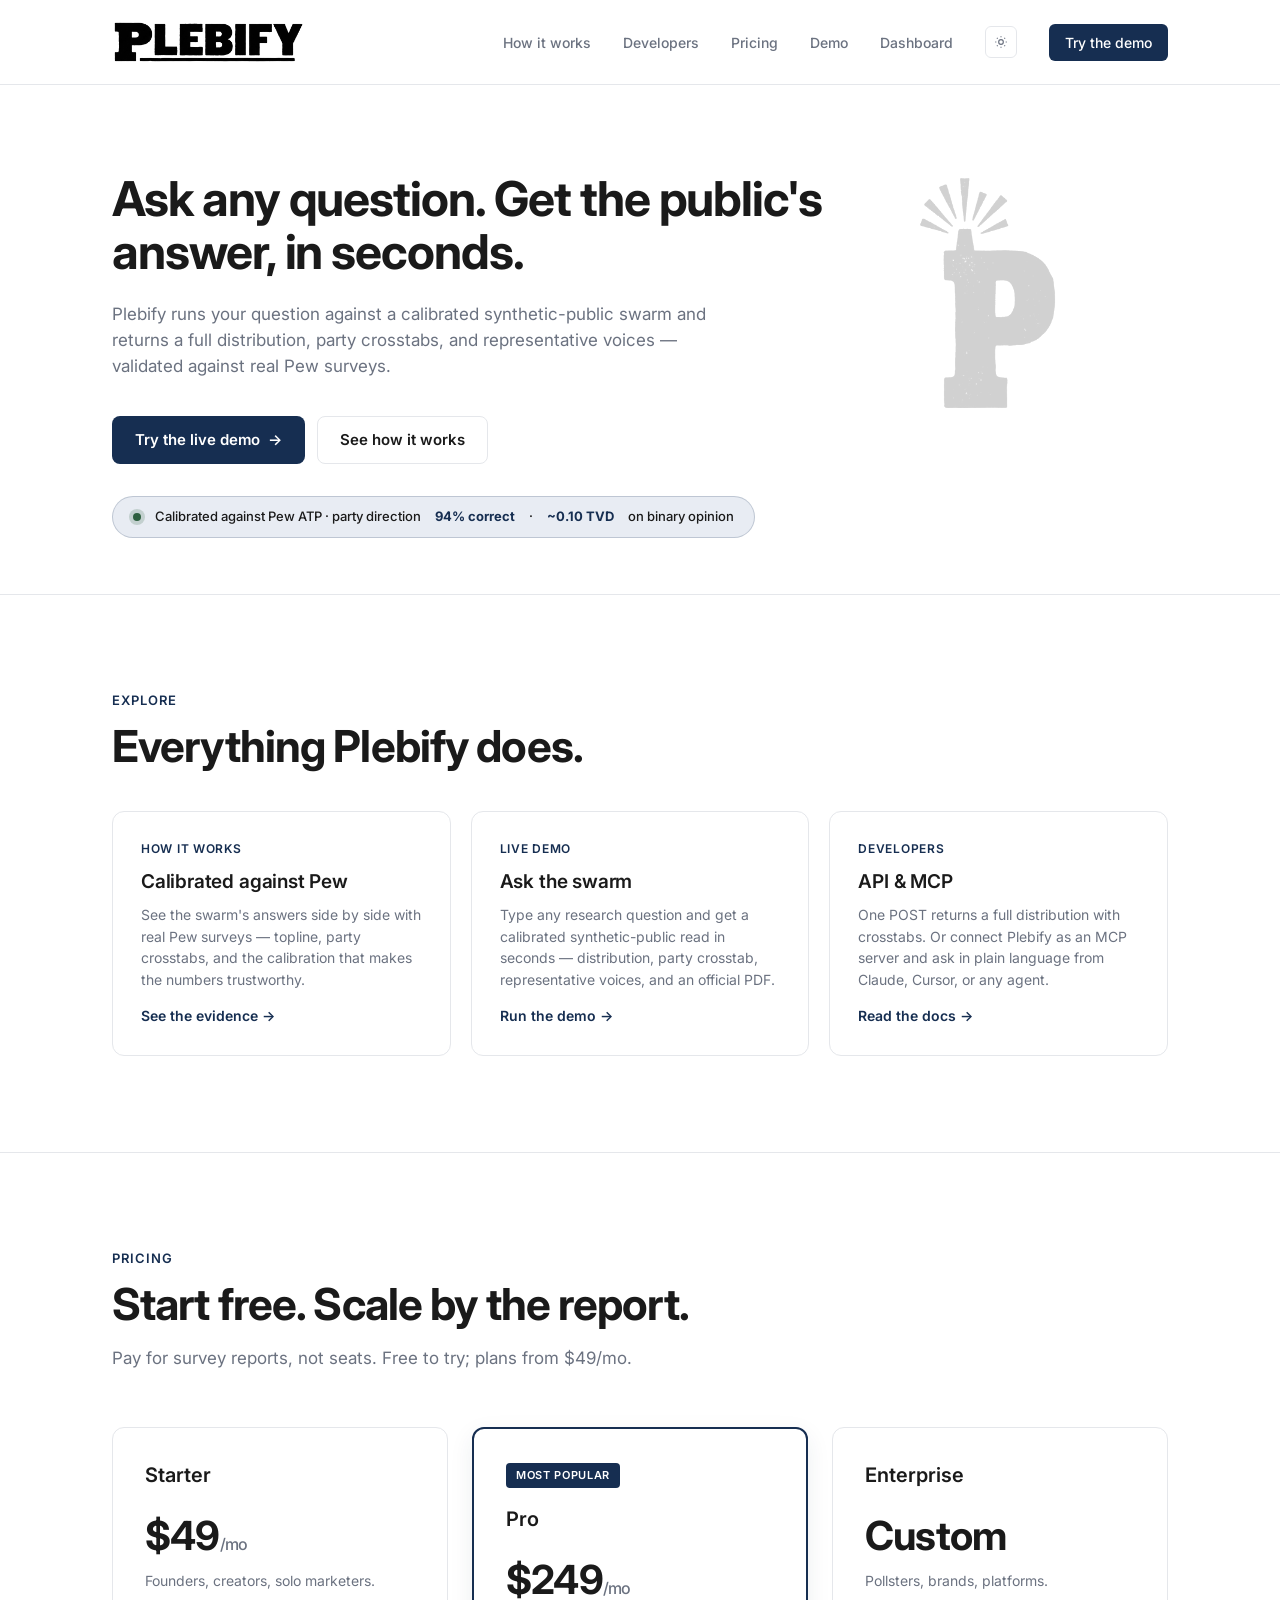
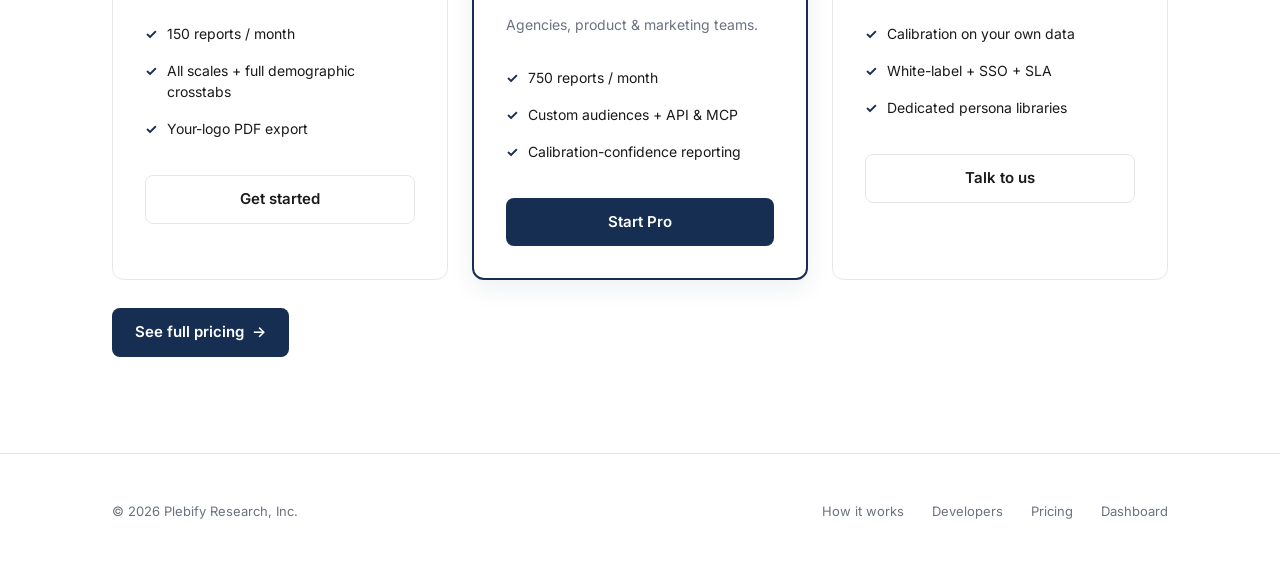
<file: index.html>
<!doctype html>
<html lang="en">
<head>
<meta charset="utf-8">
<meta name="viewport" content="width=device-width,initial-scale=1">
<title>Plebify — synthetic opinion surveys, calibrated against Pew</title>
<meta name="description" content="Ask a research question and get a calibrated synthetic-public read from a persona swarm — distribution, party crosstabs, and representative voices. Validated against real Pew surveys.">
<link rel="icon" type="image/png" sizes="32x32" href="assets/plebify_p_icon_32.png">
<link rel="icon" type="image/png" sizes="16x16" href="assets/plebify_p_icon_16.png">
<link rel="apple-touch-icon" sizes="180x180" href="assets/apple-touch-icon.png">
<meta property="og:type" content="website">
<meta property="og:site_name" content="Plebify">
<meta property="og:title" content="Plebify — synthetic opinion surveys, calibrated against Pew">
<meta property="og:description" content="Ask a research question and get a calibrated synthetic-public read from a persona swarm — distribution, party crosstabs, and representative voices. Validated against real Pew surveys.">
<meta property="og:url" content="https://agiprolabs.github.io/plebify-demo/">
<meta property="og:image" content="https://agiprolabs.github.io/plebify-demo/assets/og_image.png">
<meta property="og:image:width" content="1200">
<meta property="og:image:height" content="630">
<meta name="twitter:card" content="summary_large_image">
<meta name="twitter:title" content="Plebify — synthetic opinion surveys, calibrated against Pew">
<meta name="twitter:description" content="Ask a research question and get a calibrated synthetic-public read from a persona swarm — distribution, party crosstabs, and representative voices. Validated against real Pew surveys.">
<meta name="twitter:image" content="https://agiprolabs.github.io/plebify-demo/assets/og_image.png">
<link rel="preconnect" href="https://fonts.googleapis.com">
<link rel="preconnect" href="https://fonts.gstatic.com" crossorigin>
<link href="https://fonts.googleapis.com/css2?family=Inter:wght@400;500;600;700&family=JetBrains+Mono:wght@400;500&display=swap" rel="stylesheet">
<link rel="stylesheet" href="assets/site.css">
</head>
<body>
<nav>
  <div class="nav-inner">
    <a href="index.html" class="logo" aria-label="Plebify">
      <img class="logo-light" src="assets/plebify_wordmark_v2.png" alt="Plebify">
      <img class="logo-dark" src="assets/plebify_wordmark_v2_dark.png" alt="Plebify">
    </a>
    <div class="nav-links">
      <a href="how-it-works.html" data-k="how">How it works</a>
      <a href="developers.html" data-k="dev">Developers</a>
      <a href="pricing.html" data-k="pricing">Pricing</a>
      <a href="demo.html" data-k="demo">Demo</a>
      <a href="dashboard.html" data-k="dash">Dashboard</a>
      <button class="theme-toggle" onclick="toggleTheme()" aria-label="Toggle theme"><svg width="14" height="14" viewBox="0 0 24 24" fill="none" stroke="currentColor" stroke-width="2"><circle cx="12" cy="12" r="4"/><path d="M12 2v2M12 20v2M4.93 4.93l1.41 1.41M17.66 17.66l1.41 1.41M2 12h2M20 12h2M4.93 19.07l1.41-1.41M17.66 6.34l1.41-1.41"/></svg></button>
      <a href="demo.html" class="nav-cta">Try the demo</a>
    </div>
  </div>
</nav>
<header class="hero">
  <div class="container">
    <img class="p-mark hero-p-mark" src="assets/plebify_p_icon.png" alt="">
    <h1>Ask any question. Get the public's answer, in seconds.</h1>
    <p class="sub">
      Plebify runs your question against a calibrated synthetic-public swarm and returns a full
      distribution, party crosstabs, and representative voices &mdash; validated against real Pew surveys.
    </p>
    <div class="ctas">
      <a href="demo.html" class="btn btn-primary">Try the live demo <span class="arrow">&rarr;</span></a>
      <a href="how-it-works.html" class="btn btn-ghost">See how it works</a>
    </div>
    <div class="badge">
      <span class="badge-dot" aria-hidden="true"></span>
      Calibrated against Pew ATP &middot; party direction <strong>94% correct</strong> &middot; <strong>~0.10 TVD</strong> on binary opinion
    </div>
  </div>
</header>
<section class="section">
  <div class="container">
    <div class="eyebrow">Explore</div>
    <h2 style="margin-bottom:40px;">Everything Plebify does.</h2>
    <div class="cards">
      <a class="card" href="how-it-works.html">
        <div class="eyebrow">How it works</div>
        <h3>Calibrated against Pew</h3>
        <p>See the swarm's answers side by side with real Pew surveys &mdash; topline, party crosstabs, and the calibration that makes the numbers trustworthy.</p>
        <span class="go">See the evidence &rarr;</span>
      </a>
      <a class="card" href="demo.html">
        <div class="eyebrow">Live demo</div>
        <h3>Ask the swarm</h3>
        <p>Type any research question and get a calibrated synthetic-public read in seconds &mdash; distribution, party crosstab, representative voices, and an official PDF.</p>
        <span class="go">Run the demo &rarr;</span>
      </a>
      <a class="card" href="developers.html">
        <div class="eyebrow">Developers</div>
        <h3>API &amp; MCP</h3>
        <p>One POST returns a full distribution with crosstabs. Or connect Plebify as an MCP server and ask in plain language from Claude, Cursor, or any agent.</p>
        <span class="go">Read the docs &rarr;</span>
      </a>
    </div>
  </div>
</section>
<section class="section">
  <div class="container">
    <div class="eyebrow">Pricing</div>
    <h2 style="margin-bottom:16px;">Start free. Scale by the report.</h2>
    <p class="lead">Pay for survey reports, not seats. Free to try; plans from $49/mo.</p>
    <div class="pricing-grid">
      <div class="price-card"><h3>Starter</h3><div class="price">$49<small>/mo</small></div><div class="price-sub">Founders, creators, solo marketers.</div><ul class="price-features"><li>150 reports / month</li><li>All scales + full demographic crosstabs</li><li>Your-logo PDF export</li></ul><a href="demo.html" class="btn btn-ghost">Get started</a></div>
      <div class="price-card featured"><span class="price-tag">Most popular</span><h3>Pro</h3><div class="price">$249<small>/mo</small></div><div class="price-sub">Agencies, product &amp; marketing teams.</div><ul class="price-features"><li>750 reports / month</li><li>Custom audiences + API &amp; MCP</li><li>Calibration-confidence reporting</li></ul><a href="pricing.html" class="btn btn-primary">Start Pro</a></div>
      <div class="price-card"><h3>Enterprise</h3><div class="price">Custom</div><div class="price-sub">Pollsters, brands, platforms.</div><ul class="price-features"><li>Calibration on your own data</li><li>White-label + SSO + SLA</li><li>Dedicated persona libraries</li></ul><a href="pricing.html" class="btn btn-ghost">Talk to us</a></div>
    </div>
    <div style="margin-top:28px;"><a href="pricing.html" class="btn btn-primary">See full pricing <span class="arrow">&rarr;</span></a></div>
  </div>
</section>
<footer>
  <div class="container">
    <div>© 2026 Plebify Research, Inc.</div>
    <div>
      <a href="how-it-works.html">How it works</a>
      <a href="developers.html">Developers</a>
      <a href="pricing.html">Pricing</a>
      <a href="dashboard.html">Dashboard</a>
    </div>
  </div>
</footer>

<script src="assets/site.js"></script>

</body>
</html>
</file>
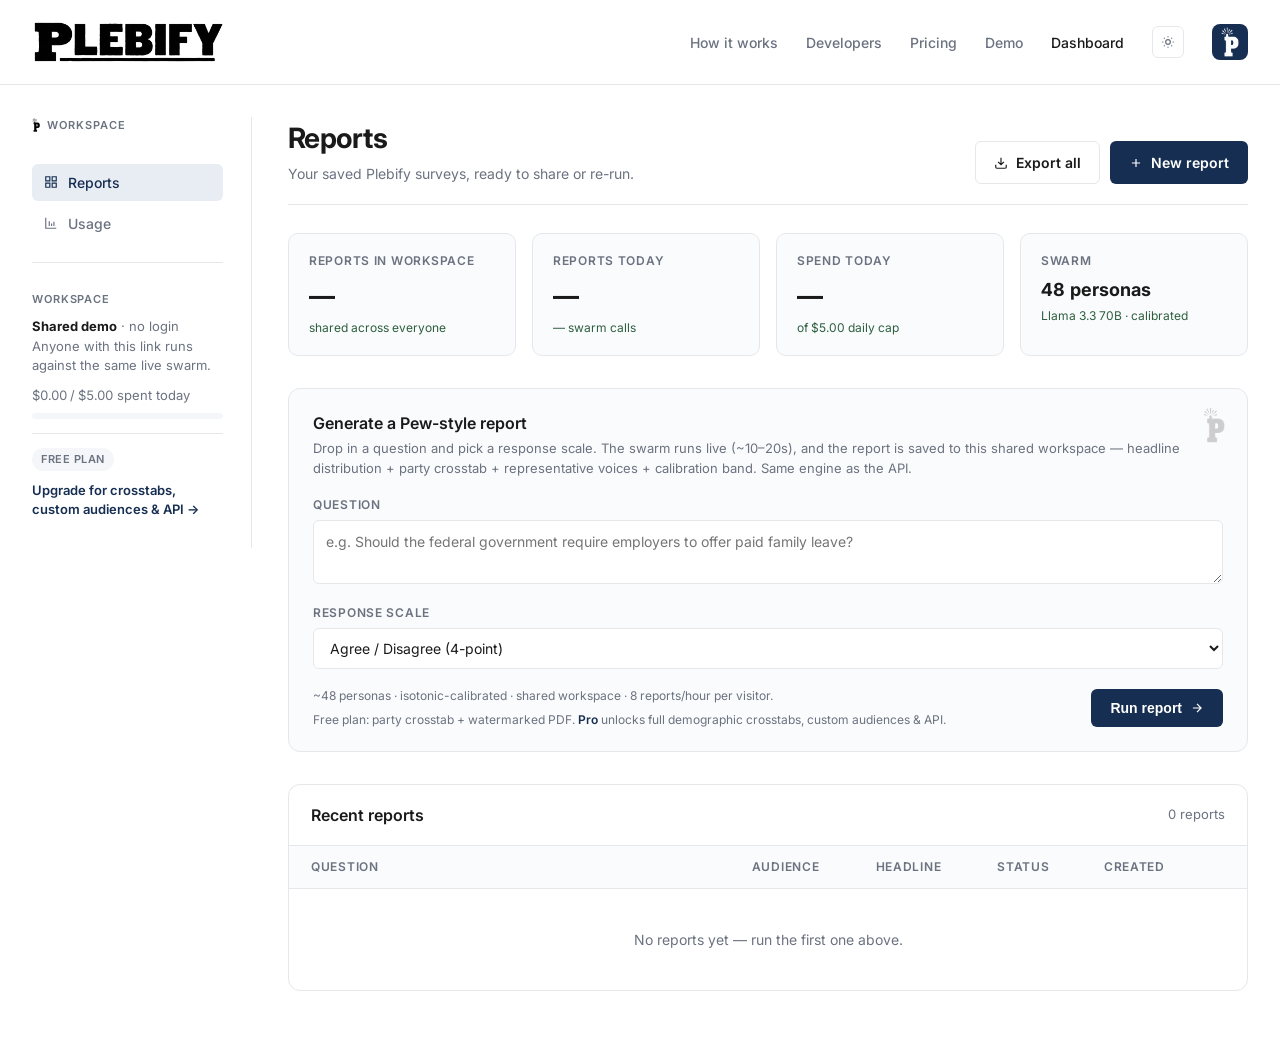
<file: dashboard.html>
<!doctype html>
<html lang="en">
<head>
<meta charset="utf-8">
<meta name="viewport" content="width=device-width,initial-scale=1">
<title>Dashboard — Plebify</title>
<meta name="description" content="Plebify shared demo workspace: run on-demand Pew-style swarm surveys and browse everyone's saved reports.">
<link rel="icon" type="image/png" sizes="32x32" href="assets/plebify_p_icon_32.png">
<link rel="icon" type="image/png" sizes="16x16" href="assets/plebify_p_icon_16.png">
<link rel="icon" type="image/png" sizes="128x128" href="assets/plebify_p_icon_128.png">
<link rel="apple-touch-icon" sizes="180x180" href="assets/apple-touch-icon.png">
<!-- Open Graph / social share (WhatsApp, iMessage, Slack, X, FB) -->
<meta property="og:type" content="website">
<meta property="og:site_name" content="Plebify">
<meta property="og:title" content="Plebify — shared swarm workspace">
<meta property="og:description" content="Run on-demand Pew-style swarm surveys and browse the shared report workspace. 48-persona Llama 3.3 70B, calibrated against real Pew surveys.">
<meta property="og:url" content="https://agiprolabs.github.io/plebify-demo/dashboard.html">
<meta property="og:image" content="https://agiprolabs.github.io/plebify-demo/assets/og_image.png">
<meta property="og:image:secure_url" content="https://agiprolabs.github.io/plebify-demo/assets/og_image.png">
<meta property="og:image:type" content="image/png">
<meta property="og:image:width" content="1200">
<meta property="og:image:height" content="630">
<meta property="og:image:alt" content="Plebify">
<meta name="twitter:card" content="summary_large_image">
<meta name="twitter:title" content="Plebify — shared swarm workspace">
<meta name="twitter:description" content="Run on-demand Pew-style swarm surveys and browse the shared report workspace.">
<meta name="twitter:image" content="https://agiprolabs.github.io/plebify-demo/assets/og_image.png">
<link rel="shortcut icon" href="assets/favicon.ico">
<link rel="preconnect" href="https://fonts.googleapis.com">
<link rel="preconnect" href="https://fonts.gstatic.com" crossorigin>
<link href="https://fonts.googleapis.com/css2?family=Inter:wght@400;500;600;700&family=JetBrains+Mono:wght@400;500&display=swap" rel="stylesheet">
<style>
  :root {
    --bg: #ffffff;
    --surface: #fafbfc;
    --surface-2: #f4f6fa;
    --text: #1a1a1a;
    --muted: #6b7280;
    --border: #e5e7eb;
    --accent: #162e51;
    --accent-hover: #1e3d6f;
    --accent-soft: #e8ecf3;
    --code-bg: #0f1626;
    --code-text: #e8ebf0;
    --success: #2d5f3f;
    --warn: #b45309;
    --danger: #b91c1c;
  }
  [data-theme="dark"] {
    --bg: #0a0e1a;
    --surface: #131826;
    --surface-2: #0f1422;
    --text: #e8ebf0;
    --muted: #8b95a8;
    --border: #1f2937;
    --accent: #4d7bc7;
    --accent-hover: #6595dc;
    --accent-soft: #1a2540;
    --code-bg: #050810;
  }
  * { box-sizing: border-box; margin: 0; padding: 0; }
  body {
    font-family: 'Inter', -apple-system, BlinkMacSystemFont, sans-serif;
    background: var(--bg); color: var(--text); line-height: 1.5;
    -webkit-font-smoothing: antialiased;
    transition: background 0.2s ease, color 0.2s ease;
  }
  code, pre { font-family: 'JetBrains Mono', 'Fira Code', Menlo, monospace; }
  a { color: var(--accent); text-decoration: none; }
  a:hover { text-decoration: underline; }

  /* nav (mirror homepage) */
  nav {
    position: sticky; top: 0; z-index: 100;
    background: rgba(255,255,255,0.85); backdrop-filter: blur(12px);
    border-bottom: 1px solid var(--border);
    padding: 20px 0;
  }
  [data-theme="dark"] nav { background: rgba(10,14,26,0.85); }
  .nav-inner {
    max-width: 1280px; margin: 0 auto; padding: 0 32px;
    display: flex; align-items: center; justify-content: space-between;
  }
  .logo { display: inline-flex; align-items: center; text-decoration: none; color: var(--text); }
  .logo img { height: 44px; width: auto; display: block; }
  .logo .logo-light { display: block; }
  .logo .logo-dark { display: none; }
  [data-theme="dark"] .logo .logo-light { display: none; }
  [data-theme="dark"] .logo .logo-dark { display: block; }
  .nav-links { display: flex; gap: 28px; align-items: center; }
  .nav-links a {
    color: var(--muted); text-decoration: none; font-size: 14px; font-weight: 500;
  }
  .nav-links a:hover { color: var(--text); }
  .nav-links a.active { color: var(--text); }
  .theme-toggle {
    background: none; border: 1px solid var(--border); border-radius: 6px;
    width: 32px; height: 32px; cursor: pointer; color: var(--muted);
    display: inline-flex; align-items: center; justify-content: center;
  }
  .avatar {
    width: 36px; height: 36px; border-radius: 8px;
    background: var(--accent); color: white;
    display: inline-flex; align-items: center; justify-content: center;
    font-weight: 600; font-size: 13px;
    overflow: hidden;
  }
  .avatar img { height: 30px; width: auto; display: block; }

  /* layout: sidebar + main */
  .shell {
    max-width: 1280px; margin: 0 auto; padding: 32px;
    display: grid; grid-template-columns: 220px 1fr; gap: 36px;
  }
  aside.side {
    position: sticky; top: 100px; align-self: start;
    border-right: 1px solid var(--border);
    padding-right: 28px;
    min-height: 400px;
  }
  .side-section { margin-bottom: 28px; }
  .side-label {
    text-transform: uppercase; font-size: 11px; letter-spacing: 0.08em;
    color: var(--muted); margin-bottom: 10px; font-weight: 600;
  }
  .side-nav { display: flex; flex-direction: column; gap: 4px; }
  .side-nav a {
    display: flex; align-items: center; gap: 10px;
    padding: 8px 12px; border-radius: 6px;
    color: var(--muted); text-decoration: none;
    font-size: 14px; font-weight: 500;
  }
  .side-nav a:hover { background: var(--surface); color: var(--text); }
  .side-nav a.active { background: var(--accent-soft); color: var(--accent); }
  [data-theme="dark"] .side-nav a.active { color: var(--text); }

  /* page header */
  .page-head {
    display: flex; justify-content: space-between; align-items: flex-end;
    gap: 16px; margin-bottom: 28px;
    border-bottom: 1px solid var(--border); padding-bottom: 20px;
  }
  .page-head h1 {
    font-size: 28px; font-weight: 700; letter-spacing: -0.02em;
  }
  .page-head .sub { color: var(--muted); font-size: 14px; margin-top: 4px; }

  .btn {
    display: inline-flex; align-items: center; gap: 8px;
    padding: 10px 18px; border-radius: 6px;
    font-weight: 600; font-size: 14px; cursor: pointer;
    border: 1px solid transparent; transition: all 0.15s;
    text-decoration: none;
  }
  .btn-primary { background: var(--accent); color: white; }
  .btn-primary:hover { background: var(--accent-hover); }
  .btn-ghost {
    background: transparent; color: var(--text);
    border-color: var(--border);
  }
  .btn-ghost:hover { border-color: var(--accent); color: var(--accent); }
  .btn-small { padding: 6px 12px; font-size: 13px; }

  /* stat strip */
  .stats {
    display: grid; grid-template-columns: repeat(4, 1fr); gap: 16px;
    margin-bottom: 32px;
  }
  .stat {
    border: 1px solid var(--border); border-radius: 10px;
    padding: 18px 20px; background: var(--surface);
  }
  .stat .label {
    color: var(--muted); font-size: 12px; font-weight: 600;
    text-transform: uppercase; letter-spacing: 0.06em;
  }
  .stat .value {
    font-size: 26px; font-weight: 700; margin-top: 6px;
    font-feature-settings: 'tnum';
  }
  .stat .delta {
    font-size: 12px; color: var(--success); margin-top: 4px;
  }
  .stat .delta.neg { color: var(--danger); }

  /* report table */
  .panel {
    border: 1px solid var(--border); border-radius: 12px;
    background: var(--bg); overflow: hidden;
    margin-bottom: 28px;
  }
  .panel-head {
    padding: 18px 22px;
    border-bottom: 1px solid var(--border);
    display: flex; justify-content: space-between; align-items: center;
  }
  .panel-head h2 { font-size: 16px; font-weight: 600; }
  .panel-head .meta { color: var(--muted); font-size: 13px; }
  .panel-body { padding: 0; }
  table {
    width: 100%; border-collapse: collapse;
  }
  thead th {
    text-align: left; padding: 12px 22px; color: var(--muted);
    font-weight: 600; font-size: 12px; text-transform: uppercase;
    letter-spacing: 0.06em; background: var(--surface);
    border-bottom: 1px solid var(--border);
  }
  tbody td {
    padding: 16px 22px; border-bottom: 1px solid var(--border);
    font-size: 14px; vertical-align: top;
  }
  tbody tr:last-child td { border-bottom: none; }
  tbody tr { transition: background 0.1s; }
  tbody tr:hover { background: var(--surface); }
  .qcell .question {
    font-weight: 600; color: var(--text); margin-bottom: 4px;
    max-width: 460px; overflow: hidden; text-overflow: ellipsis;
    white-space: nowrap;
  }
  .qcell .meta-line {
    font-size: 12px; color: var(--muted);
  }
  .pill {
    display: inline-block; padding: 2px 9px;
    border-radius: 4px; font-size: 11px; font-weight: 600;
    background: var(--accent-soft); color: var(--accent);
    text-transform: uppercase; letter-spacing: 0.04em;
  }
  [data-theme="dark"] .pill { color: var(--text); }
  .pill.success { background: #d1fadf; color: #065f46; }
  .pill.warn { background: #fef3c7; color: #92400e; }
  .pill.muted { background: var(--surface-2); color: var(--muted); }
  [data-theme="dark"] .pill.success { background: #064e3b; color: #a7f3d0; }
  [data-theme="dark"] .pill.warn   { background: #422006; color: #fde68a; }

  /* mini bar (distribution preview inline) */
  .dist {
    display: inline-flex; height: 8px; width: 110px;
    border-radius: 3px; overflow: hidden; vertical-align: middle;
    background: var(--surface-2); margin-right: 8px;
  }
  .dist span { display: block; height: 100%; }
  .dist .a { background: var(--accent); }
  .dist .b { background: #cbd5e1; }
  [data-theme="dark"] .dist .b { background: #475569; }
  .dist-label {
    display: inline-block; font-size: 12px; color: var(--muted);
    font-feature-settings: 'tnum'; vertical-align: middle;
  }

  /* compose card (Generate Report) */
  .compose {
    border: 1px solid var(--border); border-radius: 12px;
    padding: 22px 24px; background: var(--surface);
    margin-bottom: 32px;
  }
  .compose h2 {
    font-size: 16px; font-weight: 600; margin-bottom: 4px;
  }
  .compose .desc {
    color: var(--muted); font-size: 13px; margin-bottom: 18px;
  }
  .form-row { display: grid; gap: 14px; }
  .form-row.two { grid-template-columns: 1fr 1fr; }
  .form-row.three { grid-template-columns: 1.4fr 1fr 1fr; }
  label {
    display: block; font-size: 12px; color: var(--muted);
    text-transform: uppercase; letter-spacing: 0.06em;
    font-weight: 600; margin-bottom: 6px;
  }
  input[type=text], select, textarea {
    width: 100%; padding: 10px 12px; border-radius: 6px;
    border: 1px solid var(--border); background: var(--bg);
    color: var(--text); font-family: inherit; font-size: 14px;
    transition: border-color 0.15s;
  }
  input[type=text]:focus, select:focus, textarea:focus {
    outline: none; border-color: var(--accent);
  }
  textarea { resize: vertical; min-height: 64px; line-height: 1.5; }
  .form-actions {
    display: flex; justify-content: space-between; align-items: center;
    margin-top: 18px;
  }
  .form-hint { color: var(--muted); font-size: 12px; }
  .form-hint code {
    background: var(--accent-soft); padding: 1px 5px; border-radius: 3px;
  }

  /* report-detail modal-ish drawer (toggled by JS) */
  .drawer-backdrop {
    display: none; position: fixed; inset: 0;
    background: rgba(0,0,0,0.4); z-index: 200;
  }
  .drawer {
    display: none; position: fixed; top: 0; right: 0; bottom: 0;
    width: min(640px, 90vw); background: var(--bg);
    border-left: 1px solid var(--border); z-index: 201;
    overflow-y: auto;
  }
  .drawer-head {
    padding: 22px 28px; border-bottom: 1px solid var(--border);
    display: flex; justify-content: space-between; align-items: flex-start;
    position: sticky; top: 0; background: var(--bg); z-index: 1;
  }
  .drawer-head h3 { font-size: 18px; font-weight: 700; margin-bottom: 6px; max-width: 520px; }
  .drawer-head .x {
    background: none; border: none; cursor: pointer;
    color: var(--muted); font-size: 22px; padding: 4px 8px;
  }
  .drawer-body { padding: 24px 28px; }
  .drawer-section { margin-bottom: 28px; }
  .drawer-section h4 {
    font-size: 12px; text-transform: uppercase; letter-spacing: 0.06em;
    color: var(--muted); margin-bottom: 12px; font-weight: 600;
  }

  /* distribution bars in detail */
  .bigbar { margin-bottom: 10px; }
  .bigbar .row { display: flex; justify-content: space-between; font-size: 13px; margin-bottom: 4px; }
  .bigbar .bar {
    height: 10px; background: var(--surface-2); border-radius: 4px; overflow: hidden;
  }
  .bigbar .bar .fill { height: 100%; background: var(--accent); border-radius: 4px; }

  .quote {
    border-left: 3px solid var(--accent); padding: 10px 14px;
    background: var(--surface); border-radius: 0 6px 6px 0;
    margin-bottom: 12px; font-size: 13px;
  }
  .quote .who { color: var(--muted); font-size: 12px; margin-bottom: 4px; }

  .download-row {
    display: flex; gap: 10px; flex-wrap: wrap;
  }

  /* empty state for new accounts */
  .empty {
    text-align: center; padding: 56px 24px;
    color: var(--muted);
  }
  .empty h3 { color: var(--text); margin-bottom: 8px; font-size: 18px; }

  /* workspace section routing */
  .workspace-section { display: none; }
  .workspace-section.active { display: block; }

  /* Plebify P-mark — extracted P icon used as a brand accent.
     The PNG ships as black-on-transparent; we invert for dark bg / dark theme. */
  .p-mark { display: inline-block; vertical-align: middle; }
  [data-theme="dark"] .p-mark { filter: invert(1); }
  .p-mark-white { filter: invert(1) !important; }
  @keyframes p-pulse {
    0%, 100% { opacity: 0.55; transform: scale(1); }
    50%      { opacity: 1.0;  transform: scale(1.08); }
  }
  .p-mark-pulse { animation: p-pulse 1.6s ease-in-out infinite; }

  /* mono code-ish spans */
  .mono { font-family: 'JetBrains Mono', monospace; font-size: 13px; }
  .mono-muted { color: var(--muted); }
  .tag {
    display: inline-block; padding: 1px 7px; border-radius: 3px;
    font-size: 11px; font-weight: 600; background: var(--accent-soft);
    color: var(--accent); text-transform: none; letter-spacing: 0;
  }
  [data-theme="dark"] .tag { color: var(--text); }
  .dot { display: inline-block; width: 8px; height: 8px; border-radius: 50%; vertical-align: middle; margin-right: 6px; }
  .dot-green  { background: #16a34a; box-shadow: 0 0 0 3px rgba(22,163,74,0.18); }
  .dot-red    { background: #dc2626; }
  .dot-gray   { background: #9ca3af; }
  .dot-yellow { background: #ca8a04; }

  /* action cluster */
  .actions-inline a {
    margin-right: 12px; font-size: 13px;
  }
  .actions-inline a.danger { color: var(--danger); }

  /* audience cards */
  .aud-grid {
    display: grid; grid-template-columns: repeat(2, 1fr); gap: 14px;
  }
  .aud-card {
    border: 1px solid var(--border); border-radius: 10px;
    padding: 18px 20px; background: var(--bg);
    transition: border-color 0.15s;
    cursor: pointer;
  }
  .aud-card:hover { border-color: var(--accent); }
  .aud-card .name { font-weight: 600; font-size: 15px; margin-bottom: 4px; }
  .aud-card .desc { color: var(--muted); font-size: 13px; margin-bottom: 12px; line-height: 1.5; }
  .aud-card .row {
    display: flex; justify-content: space-between;
    font-size: 12px; color: var(--muted);
    padding-top: 10px; border-top: 1px solid var(--border);
  }
  .aud-card .row strong { color: var(--text); font-feature-settings: 'tnum'; }
  .aud-card.builtin { background: var(--surface); }
  .aud-card .badge-row { display: flex; gap: 6px; margin-bottom: 10px; }

  /* MCP client rows */
  .mcp-tool {
    display: flex; justify-content: space-between; align-items: center;
    padding: 12px 18px; border-bottom: 1px solid var(--border);
    font-size: 14px;
  }
  .mcp-tool:last-child { border-bottom: none; }
  .mcp-tool .name { font-family: 'JetBrains Mono', monospace; font-weight: 600; }
  .mcp-tool .meta { color: var(--muted); font-size: 12px; font-feature-settings: 'tnum'; }

  /* usage chart (CSS bars) */
  .chart {
    display: flex; align-items: flex-end; gap: 4px;
    height: 160px; padding: 10px 0;
  }
  .chart .bar {
    flex: 1; background: var(--accent-soft);
    min-height: 4px; border-radius: 3px 3px 0 0;
    position: relative;
  }
  .chart .bar.today { background: var(--accent); }
  .chart .bar:hover::after {
    content: attr(data-label);
    position: absolute; bottom: 100%; left: 50%;
    transform: translateX(-50%); white-space: nowrap;
    background: var(--code-bg); color: var(--code-text);
    padding: 3px 8px; border-radius: 4px; font-size: 11px;
    margin-bottom: 4px;
  }
  .chart-axis {
    display: flex; justify-content: space-between;
    font-size: 11px; color: var(--muted); margin-top: 4px;
  }
  /* stacked endpoint bar */
  .stack-row { margin-bottom: 14px; }
  .stack-row .top {
    display: flex; justify-content: space-between; font-size: 13px;
    margin-bottom: 5px;
  }
  .stack-row .bar {
    height: 8px; background: var(--surface-2); border-radius: 4px;
    overflow: hidden;
  }
  .stack-row .bar .fill { height: 100%; background: var(--accent); border-radius: 4px; }

  /* settings form */
  .settings-grid {
    display: grid; gap: 16px;
    grid-template-columns: 200px 1fr;
    align-items: start;
  }
  .settings-grid .key {
    font-weight: 600; font-size: 14px; padding-top: 10px;
    color: var(--text);
  }
  .settings-grid .key .hint {
    font-weight: 400; font-size: 12px; color: var(--muted);
    margin-top: 3px;
  }
  .settings-grid .val { font-size: 14px; color: var(--muted); }
  .settings-grid .val input,
  .settings-grid .val select {
    max-width: 380px;
  }

  /* check/toggle list */
  .check-list { display: flex; flex-direction: column; gap: 10px; }
  .check-list label {
    display: flex; align-items: center; gap: 10px;
    font-size: 14px; font-weight: 500; color: var(--text);
    text-transform: none; letter-spacing: 0;
    margin: 0; cursor: pointer;
  }
  .check-list label .sub {
    display: block; color: var(--muted); font-size: 12px;
    font-weight: 400; margin-top: 1px;
  }
  .check-list input[type=checkbox] { width: 16px; height: 16px; accent-color: var(--accent); }

  /* danger zone */
  .danger-zone {
    border: 1px solid var(--danger); border-radius: 10px;
    padding: 18px 22px; background: var(--bg);
  }
  .danger-zone h3 { color: var(--danger); font-size: 14px; margin-bottom: 4px; }
  .btn-danger {
    background: transparent; color: var(--danger);
    border: 1px solid var(--danger);
  }
  .btn-danger:hover { background: var(--danger); color: white; }

  /* team avatar list */
  .team-row {
    display: flex; align-items: center; gap: 14px;
    padding: 12px 0; border-bottom: 1px solid var(--border);
  }
  .team-row:last-child { border-bottom: none; }
  .team-row .avatar-sm {
    width: 32px; height: 32px; border-radius: 50%;
    background: var(--accent-soft); color: var(--accent);
    display: inline-flex; align-items: center; justify-content: center;
    font-weight: 600; font-size: 13px;
  }
  [data-theme="dark"] .team-row .avatar-sm { color: var(--text); }
  .team-row .name { font-weight: 600; font-size: 14px; }
  .team-row .email { color: var(--muted); font-size: 13px; }

  /* MCP log */
  .log-table { font-size: 12px; }
  .log-table td { padding: 8px 16px; }
  .log-table .ts { color: var(--muted); font-family: 'JetBrains Mono', monospace; }
  .log-table .ok { color: var(--success); font-weight: 600; }
  .log-table .err { color: var(--danger); font-weight: 600; }

  /* split header (h2 + meta right) */
  .panel-head h2 .count {
    color: var(--muted); font-weight: 500; margin-left: 8px;
    font-size: 13px;
  }

  @media (max-width: 920px) {
    .shell { grid-template-columns: 1fr; }
    aside.side { position: static; border-right: none; border-bottom: 1px solid var(--border); padding-right: 0; padding-bottom: 20px; }
    .stats { grid-template-columns: repeat(2, 1fr); }
    .form-row.two, .form-row.three { grid-template-columns: 1fr; }
    .aud-grid { grid-template-columns: 1fr; }
    .settings-grid { grid-template-columns: 1fr; }
  }
</style>
</head>
<body>

<nav>
  <div class="nav-inner">
    <a href="index.html" class="logo" aria-label="Plebify">
      <img class="logo-light" src="assets/plebify_wordmark_v2.png" alt="Plebify">
      <img class="logo-dark" src="assets/plebify_wordmark_v2_dark.png" alt="Plebify">
    </a>
    <div class="nav-links">
      <a href="how-it-works.html">How it works</a>
      <a href="developers.html">Developers</a>
      <a href="pricing.html">Pricing</a>
      <a href="demo.html">Demo</a>
      <a href="dashboard.html" class="active">Dashboard</a>
      <button class="theme-toggle" onclick="toggleTheme()" aria-label="Toggle theme">
        <svg width="14" height="14" viewBox="0 0 24 24" fill="none" stroke="currentColor" stroke-width="2"><circle cx="12" cy="12" r="4"/><path d="M12 2v2M12 20v2M4.93 4.93l1.41 1.41M17.66 17.66l1.41 1.41M2 12h2M20 12h2M4.93 19.07l1.41-1.41M17.66 6.34l1.41-1.41"/></svg>
      </button>
      <div class="avatar" title="Plebify shared demo">
        <img class="p-mark p-mark-white" src="assets/plebify_p_icon.png" alt="P">
      </div>
    </div>
  </div>
</nav>

<div class="shell">

  <aside class="side">
    <div class="side-section">
      <div class="side-label">
        <img class="p-mark" src="assets/plebify_p_icon.png" alt="" style="height: 14px; margin-right: 7px; margin-top: -2px;">Workspace
      </div>
      <nav class="side-nav">
        <a href="#reports" data-route="reports">
          <svg width="14" height="14" viewBox="0 0 24 24" fill="none" stroke="currentColor" stroke-width="2"><path d="M3 3h7v7H3zM14 3h7v7h-7zM14 14h7v7h-7zM3 14h7v7H3z"/></svg>
          Reports
        </a>
        <a href="#usage" data-route="usage">
          <svg width="14" height="14" viewBox="0 0 24 24" fill="none" stroke="currentColor" stroke-width="2"><path d="M3 3v18h18M9 17V9M13 17v-4M17 17v-7"/></svg>
          Usage
        </a>
      </nav>
    </div>
    <div class="side-section">
      <div class="side-label">Workspace</div>
      <div style="font-size:13px; color:var(--muted);">
        <strong style="color:var(--text);">Shared demo</strong> &middot; no login<br>
        Anyone with this link runs against the same live swarm.
        <div style="margin-top:10px;">
          <span id="side-spend" style="font-feature-settings:'tnum'">$0.00 / $5.00</span> spent today
          <div style="height:6px; background:var(--surface-2); border-radius:3px; margin-top:8px; overflow:hidden;">
            <div id="side-spend-bar" style="height:100%; width:0%; background:var(--accent);"></div>
          </div>
        </div>
        <div style="margin-top:14px; padding-top:14px; border-top:1px solid var(--border);">
          <span style="display:inline-block; background:var(--surface-2); color:var(--muted); font-size:11px; font-weight:600; text-transform:uppercase; letter-spacing:0.05em; padding:3px 9px; border-radius:999px;">Free plan</span>
          <a href="pricing.html" style="display:block; margin-top:10px; font-size:13px; color:var(--accent); font-weight:600;">Upgrade for crosstabs, custom audiences &amp; API &rarr;</a>
        </div>
      </div>
    </div>
  </aside>

  <main class="main">

  <!-- ============================ REPORTS ============================ -->
  <section class="workspace-section" id="ws-reports">
    <div class="page-head">
      <div>
        <h1>Reports</h1>
        <div class="sub">Your saved Plebify surveys, ready to share or re-run.</div>
      </div>
      <div style="display:flex; gap:10px;">
        <a href="#" class="btn btn-ghost">
          <svg width="14" height="14" viewBox="0 0 24 24" fill="none" stroke="currentColor" stroke-width="2"><path d="M21 15v4a2 2 0 0 1-2 2H5a2 2 0 0 1-2-2v-4M7 10l5 5 5-5M12 15V3"/></svg>
          Export all
        </a>
        <a href="#compose" class="btn btn-primary">
          <svg width="14" height="14" viewBox="0 0 24 24" fill="none" stroke="currentColor" stroke-width="2"><path d="M12 5v14M5 12h14"/></svg>
          New report
        </a>
      </div>
    </div>

    <!-- Quick stats (live) -->
    <div class="stats">
      <div class="stat">
        <div class="label">Reports in workspace</div>
        <div class="value" id="st-reports">—</div>
        <div class="delta">shared across everyone</div>
      </div>
      <div class="stat">
        <div class="label">Reports today</div>
        <div class="value" id="st-today">—</div>
        <div class="delta" id="st-calls">— swarm calls</div>
      </div>
      <div class="stat">
        <div class="label">Spend today</div>
        <div class="value" id="st-spend">—</div>
        <div class="delta">of $5.00 daily cap</div>
      </div>
      <div class="stat">
        <div class="label">Swarm</div>
        <div class="value" style="font-size:18px;">48 personas</div>
        <div class="delta">Llama 3.3 70B · calibrated</div>
      </div>
    </div>

    <!-- Generate Report card -->
    <div class="compose" id="compose" style="position: relative;">
      <img class="p-mark" src="assets/plebify_p_icon.png" alt=""
           style="position: absolute; top: 18px; right: 22px; height: 36px; opacity: 0.18; pointer-events: none;">
      <h2>Generate a Pew-style report</h2>
      <p class="desc">
        Drop in a question and pick a response scale. The swarm runs live (~10&ndash;20s), and the report is
        saved to this shared workspace &mdash; headline distribution + party crosstab + representative voices +
        calibration band. Same engine as the API.
      </p>

      <div class="form-row">
        <div>
          <label for="q">Question</label>
          <textarea id="q" maxlength="300" placeholder="e.g. Should the federal government require employers to offer paid family leave?"></textarea>
        </div>
      </div>

      <div class="form-row" style="margin-top:14px;">
        <div>
          <label for="scale">Response scale</label>
          <select id="scale">
            <option value="agree">Agree / Disagree (4-point)</option>
            <option value="support">Support / Oppose (4-point)</option>
            <option value="important">Importance (4-point)</option>
            <option value="concern">Concern (4-point)</option>
            <option value="yesno">Yes / No</option>
          </select>
        </div>
      </div>

      <div class="form-actions">
        <div class="form-hint" id="compose-hint">
          ~48 personas &middot; isotonic-calibrated &middot; shared workspace &middot; 8 reports/hour per visitor.
          <span style="display:block; margin-top:6px; color:var(--muted);">Free plan: party crosstab + watermarked PDF. <a href="pricing.html" style="font-weight:600;">Pro</a> unlocks full demographic crosstabs, custom audiences &amp; API.</span>
        </div>
        <button class="btn btn-primary" id="run-report" onclick="runReport()">
          <span id="run-report-label">Run report</span>
          <svg width="14" height="14" viewBox="0 0 24 24" fill="none" stroke="currentColor" stroke-width="2"><path d="M5 12h14M12 5l7 7-7 7"/></svg>
        </button>
      </div>
    </div>

    <!-- Reports table -->
    <div class="panel">
      <div class="panel-head">
        <h2>Recent reports</h2>
        <span class="meta" id="reports-meta">loading…</span>
      </div>
      <div class="panel-body">
        <table>
          <thead>
            <tr>
              <th style="width: 46%;">Question</th>
              <th>Audience</th>
              <th>Headline</th>
              <th>Status</th>
              <th>Created</th>
              <th></th>
            </tr>
          </thead>
          <tbody id="reports-body">
            <!-- populated by JS -->
          </tbody>
        </table>
      </div>
    </div>
  </section>
  <!-- ============================ /REPORTS ============================ -->







  <!-- ============================ USAGE ============================ -->
  <section class="workspace-section" id="ws-usage">
    <div class="page-head">
      <div>
        <h1>Usage</h1>
        <div class="sub">Live activity for the shared demo workspace. Spend resets daily at 00:00 UTC.</div>
      </div>
    </div>

    <div class="stats">
      <div class="stat"><div class="label">Reports today</div><div class="value" id="u-today">—</div><div class="delta" id="u-calls">— swarm calls</div></div>
      <div class="stat"><div class="label">Spend today</div><div class="value" id="u-spend">—</div><div class="delta">of $5.00 daily cap</div></div>
      <div class="stat"><div class="label">Reports in workspace</div><div class="value" id="u-total">—</div><div class="delta">all-time, shared</div></div>
      <div class="stat"><div class="label">Cost / report</div><div class="value">~$0.003</div><div class="delta">48 calls · Llama 3.3 70B</div></div>
    </div>

    <div class="panel">
      <div class="panel-head"><h2>Reports per day <span class="count">last 30 days</span></h2></div>
      <div class="panel-body" style="padding: 18px 22px;">
        <div class="chart" id="usage-chart"><!-- populated by JS --></div>
      </div>
    </div>

    <div class="panel">
      <div class="panel-head"><h2>How the demo is capped</h2></div>
      <div class="panel-body" style="padding: 20px 22px; font-size:14px; color:var(--muted); line-height:1.6;">
        This is a public, shared workspace &mdash; no accounts, no keys. Every report runs the same 48-persona
        swarm (Llama&nbsp;3.3&nbsp;70B via OpenRouter) and is stored for everyone to see. To keep it free we cap it:
        <strong style="color:var(--text);">$5/day total spend</strong> (a hard stop) and
        <strong style="color:var(--text);">8 reports/hour per visitor</strong>. When the daily cap is hit, new
        reports pause until 00:00&nbsp;UTC.
      </div>
    </div>
  </section>
  <!-- ============================ /USAGE ============================ -->



  </main>
</div>

<!-- Report detail drawer -->
<div class="drawer-backdrop" id="backdrop" onclick="closeDrawer()"></div>
<aside class="drawer" id="drawer" aria-hidden="true">
  <div class="drawer-head">
    <div>
      <h3 id="d-question">&hellip;</h3>
      <div style="color:var(--muted); font-size:13px;" id="d-meta">&hellip;</div>
    </div>
    <button class="x" onclick="closeDrawer()" aria-label="Close">&times;</button>
  </div>
  <div class="drawer-body">

    <div class="drawer-section">
      <h4>Headline distribution</h4>
      <div id="d-dist"></div>
    </div>

    <div class="drawer-section">
      <h4>Party crosstab</h4>
      <div id="d-party"></div>
    </div>

    <div class="drawer-section">
      <h4>Representative quotes</h4>
      <div id="d-quotes"></div>
    </div>

    <div class="drawer-section">
      <h4>Calibration</h4>
      <div id="d-cal" style="font-size:13px; color:var(--muted);"></div>
    </div>

    <div class="drawer-section">
      <h4>Export</h4>
      <div class="download-row">
        <button class="btn btn-primary btn-small" onclick="downloadPDF(this)">Download PDF</button>
        <button class="btn btn-ghost btn-small" onclick="downloadJSON()">Download JSON</button>
        <button class="btn btn-ghost btn-small" onclick="copyShare()">Copy summary</button>
      </div>
    </div>

  </div>
</aside>

<script>
  // ===== theme persistence (shared with index.html) =====
  function applyTheme(t) {
    if (t === 'dark') document.documentElement.setAttribute('data-theme', 'dark');
    else document.documentElement.removeAttribute('data-theme');
    localStorage.setItem('plebify-theme', t);
  }
  function toggleTheme() {
    const cur = document.documentElement.getAttribute('data-theme') === 'dark' ? 'dark' : 'light';
    applyTheme(cur === 'dark' ? 'light' : 'dark');
  }
  applyTheme(localStorage.getItem('plebify-theme') || (window.matchMedia && window.matchMedia('(prefers-color-scheme: dark)').matches ? 'dark' : 'light'));

  // ===== live shared workspace (no accounts, anyone can use) =====
  const SWARM_API = 'https://plebify-swarm-api.onrender.com';
  let reports = [];
  let usage = null;

  function esc(s){ return (s||'').replace(/[&<>"]/g, c=>({'&':'&amp;','<':'&lt;','>':'&gt;','"':'&quot;'}[c])); }
  function fmtUSD(v){ return '$' + (v||0).toFixed(2); }

  function tvdPill(c) {
    if (!c) return '<span class="pill muted">—</span>';
    if (c.confidence === 'high') return '<span class="pill success">high</span>';
    if (c.confidence === 'medium') return '<span class="pill warn">medium</span>';
    return '<span class="pill muted">'+c.confidence+'</span>';
  }
  function inlineDist(headline) {
    const entries = Object.entries(headline || {});
    if (!entries.length) return '<span class="pill muted">—</span>';
    entries.sort((a, b) => b[1] - a[1]);
    const top = entries[0], a = Math.round(top[1] * 100);
    return '<div class="dist"><span class="a" style="width:'+a+'%"></span><span class="b" style="width:'+(100-a)+'%"></span></div>'
         + '<span class="dist-label"><strong>'+a+'%</strong> '+esc(top[0])+'</span>';
  }
  function ago(iso) {
    if (!iso) return '';
    const t = Date.parse(iso.replace(' UTC','Z').replace(' ','T'));
    if (isNaN(t)) return iso;
    const s = (Date.now() - t) / 1000;
    if (s < 90) return 'just now';
    if (s < 3600) return Math.round(s/60) + 'm ago';
    if (s < 86400) return Math.round(s/3600) + 'h ago';
    return Math.round(s/86400) + 'd ago';
  }

  function renderStats() {
    const set = (id, v) => { const el = document.getElementById(id); if (el) el.textContent = v; };
    if (!usage) return;
    set('st-reports', usage.reports_total);
    set('st-today', usage.reports_today);
    set('st-calls', usage.calls_today + ' swarm calls');
    set('st-spend', fmtUSD(usage.spent_usd));
    set('u-today', usage.reports_today);
    set('u-calls', usage.calls_today + ' swarm calls');
    set('u-spend', fmtUSD(usage.spent_usd));
    set('u-total', usage.reports_total);
    set('side-spend', fmtUSD(usage.spent_usd) + ' / ' + fmtUSD(usage.cap_usd));
    const bar = document.getElementById('side-spend-bar');
    if (bar) bar.style.width = Math.min(100, (usage.spent_usd / usage.cap_usd) * 100) + '%';
  }

  function renderTable() {
    const body = document.getElementById('reports-body');
    const meta = document.getElementById('reports-meta');
    if (!body) return;
    if (!reports.length) {
      body.innerHTML = '<tr><td colspan="6" style="padding:40px 22px; text-align:center; color:var(--muted);">No reports yet — run the first one above.</td></tr>';
      if (meta) meta.textContent = '0 reports';
      return;
    }
    if (meta) meta.textContent = reports.length + ' report' + (reports.length===1?'':'s') + ' · shared workspace';
    body.innerHTML = reports.map((r, i) => `
      <tr onclick="openDrawer(${i})" style="cursor:pointer;">
        <td class="qcell">
          <div class="question" title="${esc(r.question)}">${esc(r.question)}</div>
          <div class="meta-line">${r.id} · ${esc((r.options||[]).join(' / '))}</div>
        </td>
        <td>Census-weighted</td>
        <td>${inlineDist(r.headline)}</td>
        <td>${tvdPill(r.calibration)}</td>
        <td style="color:var(--muted); font-size:13px;">${ago(r.created)}</td>
        <td><a href="#" onclick="event.stopPropagation(); openDrawer(${i}); return false;" style="font-size:13px;">Open →</a></td>
      </tr>`).join('');
  }

  async function loadReports() {
    try {
      const r = await fetch(SWARM_API + '/reports');
      const d = await r.json();
      reports = d.reports || [];
      usage = d.usage || null;
    } catch (e) { /* leave as-is; backend may be waking */ }
    renderStats(); renderTable();
    if ((location.hash.slice(1).split('?')[0]) === 'usage') { const el = document.getElementById('usage-chart'); if (el) el.dataset.rendered = ''; renderUsageChart(); }
  }

  function sessionId() {
    let s = localStorage.getItem('plebify_session');
    if (!s) { s = 'sess_' + Math.random().toString(36).slice(2); localStorage.setItem('plebify_session', s); }
    return s;
  }

  async function runReport() {
    const q = document.getElementById('q').value.trim();
    const scale = document.getElementById('scale').value;
    const hint = document.getElementById('compose-hint');
    const btn = document.getElementById('run-report');
    const lbl = document.getElementById('run-report-label');
    if (q.length < 8) { hint.innerHTML = '<span style="color:var(--danger);">Enter a question of at least 8 characters.</span>'; return; }
    btn.disabled = true; lbl.textContent = 'Running swarm…';
    hint.textContent = 'Polling 48 personas live — ~10–20s (cold start can take ~50s)…';
    try {
      const r = await fetch(SWARM_API + '/reports', {
        method: 'POST',
        headers: { 'Content-Type': 'application/json', 'X-Session': sessionId() },
        body: JSON.stringify({ question: q, scale })
      });
      if (!r.ok) {
        const e = await r.json().catch(() => ({ detail: 'request failed' }));
        hint.innerHTML = '<span style="color:var(--danger);">' + (r.status===429 ? '⏳ ' : '⚠️ ') + esc(e.detail || 'failed') + '</span>';
        return;
      }
      const rep = await r.json();
      document.getElementById('q').value = '';
      hint.textContent = 'Report saved to the shared workspace.';
      await loadReports();
      const idx = reports.findIndex(x => x.id === rep.id);
      if (idx >= 0) openDrawer(idx);
    } catch (e) {
      hint.innerHTML = '<span style="color:var(--danger);">⚠️ Could not reach the swarm. The free backend may be waking — try again in ~30s.</span>';
    } finally {
      btn.disabled = false; lbl.textContent = 'Run report';
    }
  }

  // drawer
  function openDrawer(i) {
    const r = reports[i];
    if (!r) return;
    window._drawerReport = r;
    document.getElementById('d-question').textContent = r.question;
    document.getElementById('d-meta').textContent =
      `Census-weighted · ${(r.options||[]).join(' / ')} · ${r.created} · ${r.id}`;

    const dist = r.headline || {};
    document.getElementById('d-dist').innerHTML = Object.entries(dist).map(([k,v]) =>
      `<div class="bigbar"><div class="row"><span><strong>${esc(k)}</strong></span><span style="font-feature-settings:'tnum'">${Math.round(v*100)}%</span></div><div class="bar"><div class="fill" style="width:${v*100}%"></div></div></div>`
    ).join('') || '—';

    const party = (r.crosstabs && r.crosstabs.party) || {};
    const parties = Object.keys(party).filter(p => party[p]);
    const partyEl = document.getElementById('d-party');
    if (!parties.length) partyEl.innerHTML = '<p style="color:var(--muted); font-size:13px;">—</p>';
    else partyEl.innerHTML = '<table style="font-size:13px;"><thead><tr><th>Party</th>' +
      Object.keys(dist).map(k => `<th style="text-align:right; text-transform:none; letter-spacing:0;">${esc(k)}</th>`).join('') +
      '</tr></thead><tbody>' +
      parties.map(p => '<tr><td><strong>'+p+'</strong></td>' +
        Object.keys(dist).map(k => `<td style="text-align:right; font-feature-settings:'tnum';">${Math.round((party[p][k]||0)*100)}%</td>`).join('') +
        '</tr>').join('') +
      '</tbody></table>';

    document.getElementById('d-quotes').innerHTML = (r.quotes || []).map(qq =>
      `<div class="quote"><div class="who">${esc(qq.who)} · leaned <strong>${esc(qq.pick)}</strong></div></div>`
    ).join('') || '<p style="color:var(--muted); font-size:13px;">—</p>';

    const c = r.calibration;
    document.getElementById('d-cal').innerHTML = c
      ? `Scale class: <strong>${c.scale_class}</strong> · expected TVD band: <strong>${c.expected_tvd_band[0].toFixed(2)}–${c.expected_tvd_band[1].toFixed(2)}</strong> · confidence: <strong>${c.confidence}</strong>`
      : '—';

    document.getElementById('drawer').style.display = 'block';
    document.getElementById('backdrop').style.display = 'block';
    document.getElementById('drawer').setAttribute('aria-hidden', 'false');
  }
  function closeDrawer() {
    document.getElementById('drawer').style.display = 'none';
    document.getElementById('backdrop').style.display = 'none';
    document.getElementById('drawer').setAttribute('aria-hidden', 'true');
  }
  document.addEventListener('keydown', (e) => { if (e.key === 'Escape') closeDrawer(); });

  function downloadJSON() {
    const r = window._drawerReport; if (!r) return;
    const blob = new Blob([JSON.stringify(r, null, 2)], { type: 'application/json' });
    const a = document.createElement('a');
    a.href = URL.createObjectURL(blob); a.download = r.id + '.json'; a.click();
    URL.revokeObjectURL(a.href);
  }
  function copyShare() {
    const r = window._drawerReport; if (!r) return;
    const top = Object.entries(r.headline||{}).sort((a,b)=>b[1]-a[1])[0] || ['', 0];
    const txt = 'Plebify swarm — "' + r.question + '"\n'
      + 'Top: ' + Math.round(top[1]*100) + '% ' + top[0] + '\n'
      + '(' + (r.n_personas||48) + '-persona Llama 3.3 70B, calibrated)';
    navigator.clipboard.writeText(txt);
    const btn = event && event.target; if (btn) { const t = btn.textContent; btn.textContent = 'Copied'; setTimeout(()=>btn.textContent=t, 1200); }
  }

  // ===== official PDF export (lazy-loaded pdfmake, Plebify-styled) =====
  let _pdfLoading = null, _logoData = null;
  function loadPdfMake() {
    if (window.pdfMake && window.pdfMake.vfs) return Promise.resolve();
    if (_pdfLoading) return _pdfLoading;
    const add = (src) => new Promise((res, rej) => {
      const s = document.createElement('script'); s.src = src; s.onload = res; s.onerror = rej;
      document.head.appendChild(s);
    });
    _pdfLoading = add('https://cdnjs.cloudflare.com/ajax/libs/pdfmake/0.2.10/pdfmake.min.js')
      .then(() => add('https://cdnjs.cloudflare.com/ajax/libs/pdfmake/0.2.10/vfs_fonts.js'));
    return _pdfLoading;
  }
  async function logoDataURL() {
    if (_logoData) return _logoData;
    const resp = await fetch('assets/plebify_p_icon_dark.png');   // white P, for the navy masthead
    const blob = await resp.blob();
    _logoData = await new Promise(r => { const fr = new FileReader(); fr.onload = () => r(fr.result); fr.readAsDataURL(blob); });
    return _logoData;
  }

  async function downloadPDF(btn) {
    const r = window._drawerReport; if (!r) return;
    const orig = btn ? btn.textContent : null;
    if (btn) { btn.textContent = 'Building PDF…'; btn.disabled = true; }
    try {
      await loadPdfMake();
      const logo = await logoDataURL().catch(() => null);
      const NAVY = '#162E51', MUTED = '#6b7280', SOFT = '#e8ecf3', INK = '#1a1a1a', PW = 595.28;
      const opts = r.options || Object.keys(r.headline || {});
      const pct = v => Math.round((v || 0) * 100) + '%';

      const distBody = opts.map(o => {
        const p = r.headline[o] || 0, w = Math.max(2, Math.round(p * 250));
        return [
          { text: o, fontSize: 10, margin: [0, 3, 0, 0] },
          { canvas: [
              { type: 'rect', x: 0, y: 4, w: 250, h: 9, r: 2, color: SOFT },
              { type: 'rect', x: 0, y: 4, w: w, h: 9, r: 2, color: NAVY } ] },
          { text: pct(p), fontSize: 10, bold: true, alignment: 'right', margin: [0, 3, 0, 0] }
        ];
      });

      const party = (r.crosstabs && r.crosstabs.party) || {};
      const parties = ['Dem', 'Rep', 'Ind'].filter(p => party[p]);
      const partyHeader = [{ text: 'Party', style: 'th' }, ...opts.map(o => ({ text: o, style: 'th', alignment: 'right' }))];
      const partyBody = parties.map(p => [{ text: p, bold: true, fontSize: 9, margin: [0, 2, 0, 2] },
        ...opts.map(o => ({ text: pct(party[p][o]), fontSize: 9, alignment: 'right', margin: [0, 2, 0, 2] }))]);

      const quotes = (r.quotes || []).map(q => ({
        text: [{ text: q.who, bold: true }, { text: '   ·   leaned ' + q.pick, color: MUTED }],
        fontSize: 10, margin: [0, 0, 0, 6]
      }));

      const cal = r.calibration || {};
      const band = cal.expected_tvd_band ? cal.expected_tvd_band[0].toFixed(2) + '–' + cal.expected_tvd_band[1].toFixed(2) : '—';

      const doc = {
        pageSize: 'A4', pageMargins: [42, 128, 42, 62],
        header: () => ({ stack: [
          { canvas: [{ type: 'rect', x: 0, y: 0, w: PW, h: 96, color: NAVY }] },
          logo ? { image: logo, width: 30, absolutePosition: { x: 42, y: 33 } } : {},
          { text: 'PLEBIFY', absolutePosition: { x: 82, y: 34 }, color: '#ffffff', bold: true, fontSize: 20, characterSpacing: 1 },
          { text: 'SYNTHETIC OPINION REPORT', absolutePosition: { x: 83, y: 62 }, color: '#aebbd2', fontSize: 9, characterSpacing: 2 }
        ] }),
        footer: (cur, cnt) => ({ margin: [42, 14, 42, 0], columns: [
          { text: 'Generated by Plebify — 48-persona Llama 3.3 70B swarm, isotonic-calibrated against Pew ATP.', fontSize: 7.5, color: MUTED },
          { text: cur + ' / ' + cnt, fontSize: 7.5, color: MUTED, alignment: 'right', width: 36 }
        ] }),
        content: [
          { text: r.question, color: NAVY, bold: true, fontSize: 17, lineHeight: 1.1, margin: [0, 4, 0, 6] },
          { text: ['Census-weighted U.S. adults    ·    ', opts.join(' / '), '    ·    ', (r.created || ''), '    ·    ', (r.id || '')], color: MUTED, fontSize: 9, margin: [0, 0, 0, 3] },
          { text: ['Expected accuracy: ', { text: 'TVD ' + band, bold: true, color: INK }, '   (' + (cal.confidence || '—') + ' confidence · ' + (cal.scale_class || '') + ')'], color: MUTED, fontSize: 9, margin: [0, 0, 0, 16] },

          { text: 'WHAT THE SYNTHETIC PUBLIC SAYS', style: 'h2' },
          { table: { widths: [150, 250, 40], body: distBody }, layout: 'noBorders', margin: [0, 2, 0, 18] },

          { text: 'BY PARTY', style: 'h2' },
          { table: { headerRows: 1, widths: [56, ...opts.map(() => '*')], body: [partyHeader, ...partyBody] },
            layout: { fillColor: (ri) => ri === 0 ? NAVY : (ri % 2 === 0 ? '#f4f6fa' : null),
                      hLineWidth: (i) => i === 1 ? 0.6 : 0, vLineWidth: () => 0, hLineColor: () => '#e5e7eb',
                      paddingLeft: () => 6, paddingRight: () => 6 }, margin: [0, 2, 0, 18] },

          { text: 'REPRESENTATIVE VOICES', style: 'h2' },
          ...(quotes.length ? quotes : [{ text: '—', color: MUTED }]),

          { text: 'METHODOLOGY', style: 'h2', margin: [0, 14, 0, 5] },
          { text: 'Each option shows the share of a 48-persona, census-mixed synthetic public (Llama 3.3 70B) that would choose it — pooled from per-persona probability distributions and corrected by an isotonic calibration fit on Pew American Trends Panel surveys. This is a model-based estimate, not a survey of real respondents.', fontSize: 8.5, color: MUTED, lineHeight: 1.3 }
        ],
        styles: {
          h2: { color: NAVY, bold: true, fontSize: 10, characterSpacing: 1, margin: [0, 8, 0, 6] },
          th: { color: '#ffffff', bold: true, fontSize: 8.5, margin: [0, 3, 0, 3] }
        },
        defaultStyle: { fontSize: 10, color: INK }
      };
      pdfMake.createPdf(doc).download((r.id || 'plebify-report') + '.pdf');
    } catch (e) {
      alert('Could not build the PDF — ' + ((e && e.message) || e));
    } finally {
      if (btn) { btn.textContent = orig; btn.disabled = false; }
    }
  }

  // ===== hash router =====
  function showRoute() {
    const route = (location.hash.slice(1) || 'reports').split('?')[0];
    document.querySelectorAll('.workspace-section').forEach(s => s.classList.remove('active'));
    document.querySelectorAll('.side-nav a').forEach(a => a.classList.remove('active'));
    const target = document.getElementById('ws-' + route);
    (target || document.getElementById('ws-reports')).classList.add('active');
    const navLink = document.querySelector('.side-nav a[data-route="'+route+'"]') || document.querySelector('.side-nav a[data-route="reports"]');
    if (navLink) navLink.classList.add('active');
    if (route === 'usage') renderUsageChart();
    window.scrollTo(0, 0);
  }
  window.addEventListener('hashchange', showRoute);

  // ===== usage chart from real report timestamps (last 30 days) =====
  function renderUsageChart() {
    const el = document.getElementById('usage-chart');
    if (!el) return;
    const days = 30;
    const counts = new Array(days).fill(0);
    const today = new Date(); today.setHours(0,0,0,0);
    reports.forEach(r => {
      if (!r.day) return;
      const d = new Date(r.day + 'T00:00:00');
      const idx = days - 1 - Math.round((today - d) / 86400000);
      if (idx >= 0 && idx < days) counts[idx]++;
    });
    const max = Math.max(1, ...counts);
    el.innerHTML = counts.map((c, i) => {
      const day = new Date(today); day.setDate(today.getDate() - (days - 1 - i));
      const dateStr = day.toLocaleDateString('en-US', { month:'short', day:'numeric' });
      const isToday = i === days - 1;
      const h = Math.max(2, Math.round((c / max) * 150));
      return '<div class="bar' + (isToday ? ' today' : '') + '" style="height:' + h + 'px;" data-label="' + dateStr + ': ' + c + ' report' + (c===1?'':'s') + '"></div>';
    }).join('');
    el.dataset.rendered = '1';
  }

  // init
  showRoute();
  loadReports();
  setInterval(loadReports, 20000);

</script>

</body>
</html>
</file>
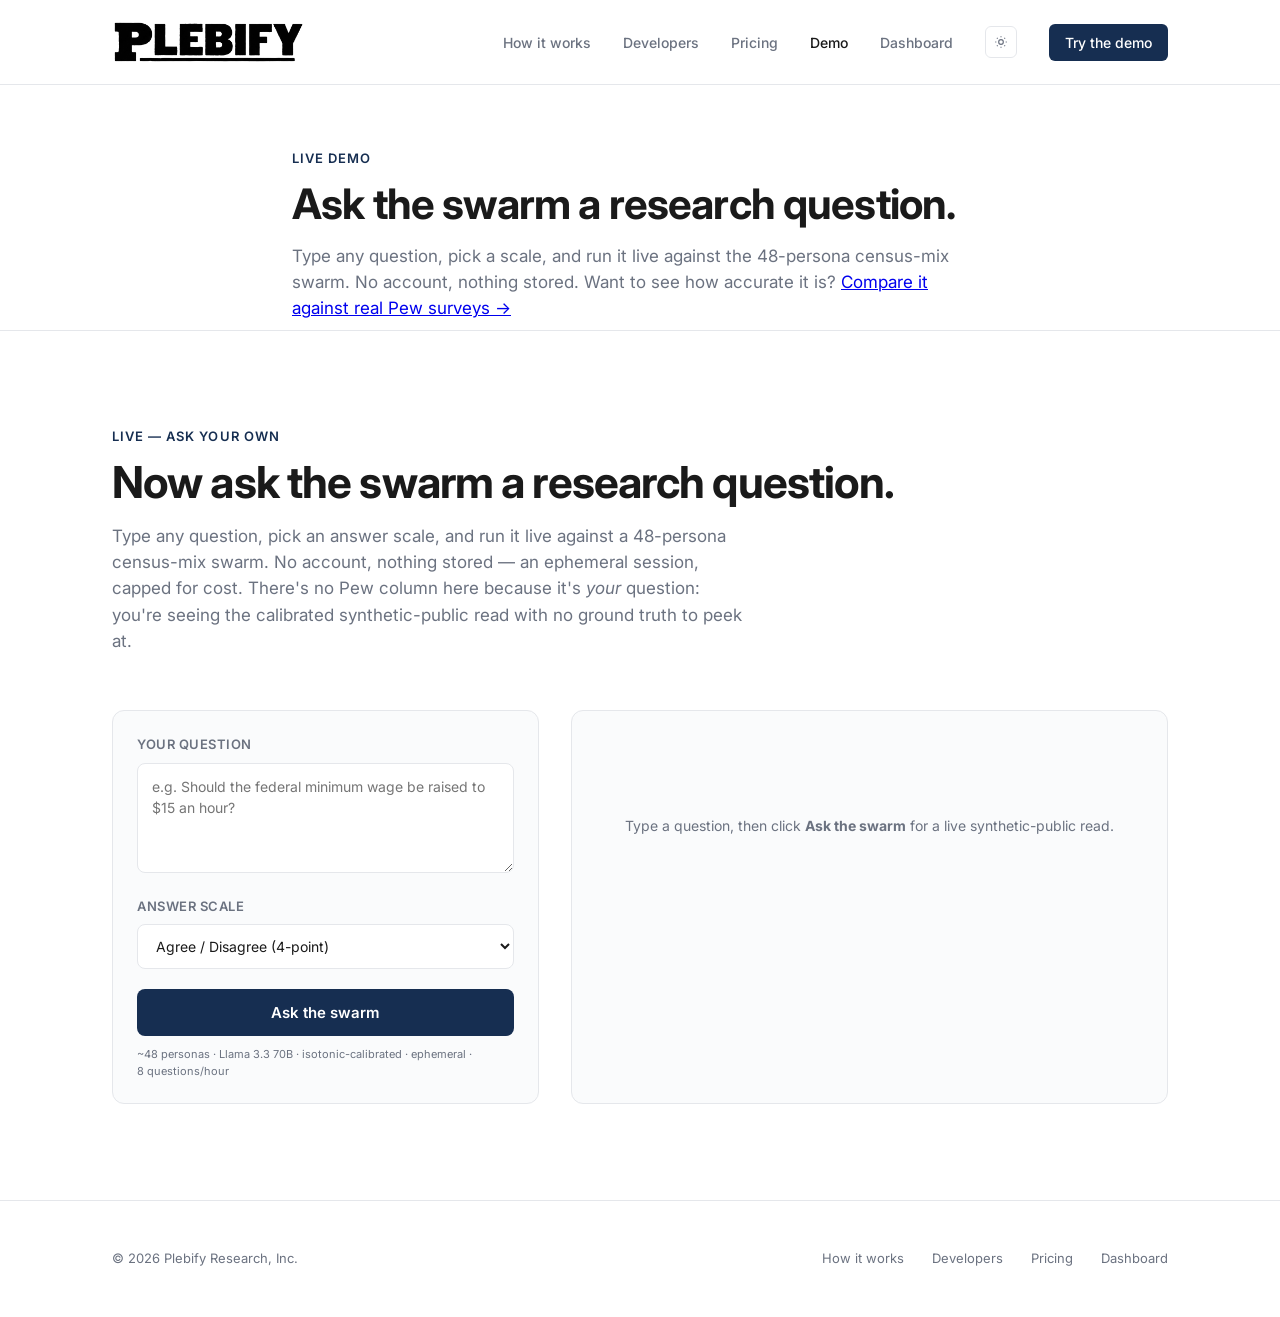
<file: demo.html>
<!doctype html>
<html lang="en">
<head>
<meta charset="utf-8">
<meta name="viewport" content="width=device-width,initial-scale=1">
<title>Live demo — ask the Plebify swarm</title>
<meta name="description" content="Ask any research question and get a calibrated synthetic-public read from the Plebify swarm in seconds. No account required.">
<link rel="icon" type="image/png" sizes="32x32" href="assets/plebify_p_icon_32.png">
<link rel="icon" type="image/png" sizes="16x16" href="assets/plebify_p_icon_16.png">
<link rel="apple-touch-icon" sizes="180x180" href="assets/apple-touch-icon.png">
<meta property="og:type" content="website">
<meta property="og:site_name" content="Plebify">
<meta property="og:title" content="Live demo — ask the Plebify swarm">
<meta property="og:description" content="Ask any research question and get a calibrated synthetic-public read from the Plebify swarm in seconds. No account required.">
<meta property="og:url" content="https://agiprolabs.github.io/plebify-demo/demo.html">
<meta property="og:image" content="https://agiprolabs.github.io/plebify-demo/assets/og_image.png">
<meta property="og:image:width" content="1200">
<meta property="og:image:height" content="630">
<meta name="twitter:card" content="summary_large_image">
<meta name="twitter:title" content="Live demo — ask the Plebify swarm">
<meta name="twitter:description" content="Ask any research question and get a calibrated synthetic-public read from the Plebify swarm in seconds. No account required.">
<meta name="twitter:image" content="https://agiprolabs.github.io/plebify-demo/assets/og_image.png">
<link rel="preconnect" href="https://fonts.googleapis.com">
<link rel="preconnect" href="https://fonts.gstatic.com" crossorigin>
<link href="https://fonts.googleapis.com/css2?family=Inter:wght@400;500;600;700&family=JetBrains+Mono:wght@400;500&display=swap" rel="stylesheet">
<link rel="stylesheet" href="assets/site.css">
</head>
<body>
<nav>
  <div class="nav-inner">
    <a href="index.html" class="logo" aria-label="Plebify">
      <img class="logo-light" src="assets/plebify_wordmark_v2.png" alt="Plebify">
      <img class="logo-dark" src="assets/plebify_wordmark_v2_dark.png" alt="Plebify">
    </a>
    <div class="nav-links">
      <a href="how-it-works.html" data-k="how">How it works</a>
      <a href="developers.html" data-k="dev">Developers</a>
      <a href="pricing.html" data-k="pricing">Pricing</a>
      <a href="demo.html" class="active" data-k="demo">Demo</a>
      <a href="dashboard.html" data-k="dash">Dashboard</a>
      <button class="theme-toggle" onclick="toggleTheme()" aria-label="Toggle theme"><svg width="14" height="14" viewBox="0 0 24 24" fill="none" stroke="currentColor" stroke-width="2"><circle cx="12" cy="12" r="4"/><path d="M12 2v2M12 20v2M4.93 4.93l1.41 1.41M17.66 17.66l1.41 1.41M2 12h2M20 12h2M4.93 19.07l1.41-1.41M17.66 6.34l1.41-1.41"/></svg></button>
      <a href="demo.html" class="nav-cta">Try the demo</a>
    </div>
  </div>
</nav>
<section class="page-intro">
  <div class="container">
    <div class="eyebrow">Live demo</div>
    <h1>Ask the swarm a research question.</h1>
    <p class="lead">Type any question, pick a scale, and run it live against the 48-persona census-mix swarm. No account, nothing stored. Want to see how accurate it is? <a href="how-it-works.html">Compare it against real Pew surveys &rarr;</a></p>
  </div>
</section>
<section class="section" id="ask">
  <div class="container">
    <div class="eyebrow">Live — ask your own</div>
    <h2>Now ask the swarm a research question.</h2>
    <p class="lead">
      Type any question, pick an answer scale, and run it live against a 48-persona
      census-mix swarm. No account, nothing stored &mdash; an ephemeral session, capped
      for cost. There's no Pew column here because it's <em>your</em> question: you're
      seeing the calibrated synthetic-public read with no ground truth to peek at.
    </p>

    <div class="demo-grid">
      <div class="demo-input">
        <label for="ask-q">Your question</label>
        <textarea id="ask-q" maxlength="300" rows="4"
          placeholder="e.g. Should the federal minimum wage be raised to $15 an hour?"
          style="width:100%; box-sizing:border-box; padding:12px 14px; background:var(--bg); border:1px solid var(--border); border-radius:8px; font-family:inherit; font-size:14px; color:var(--text); line-height:1.5; resize:vertical;"></textarea>
        <label for="ask-scale" style="margin-top:18px;">Answer scale</label>
        <select id="ask-scale"
          style="width:100%; box-sizing:border-box; padding:12px 14px; background:var(--bg); border:1px solid var(--border); border-radius:8px; font-family:inherit; font-size:14px; color:var(--text);">
          <option value="agree">Agree / Disagree (4-point)</option>
          <option value="support">Support / Oppose (4-point)</option>
          <option value="important">Importance (4-point)</option>
          <option value="concern">Concern (4-point)</option>
          <option value="yesno">Yes / No</option>
        </select>
        <button class="run-btn" id="ask-btn" onclick="askSwarm()" style="margin-top:20px;">
          <span id="ask-label">Ask the swarm</span>
        </button>
        <div style="font-size:11px; color:var(--muted); margin-top:10px; line-height:1.5;">
          ~48 personas · Llama&nbsp;3.3&nbsp;70B · isotonic-calibrated · ephemeral · 8&nbsp;questions/hour
        </div>
      </div>
      <div class="demo-output" id="ask-output">
        <div class="empty-state">Type a question, then click <strong>Ask the swarm</strong> for a live synthetic-public read.</div>
      </div>
    </div>
  </div>
</section><footer>
  <div class="container">
    <div>© 2026 Plebify Research, Inc.</div>
    <div>
      <a href="how-it-works.html">How it works</a>
      <a href="developers.html">Developers</a>
      <a href="pricing.html">Pricing</a>
      <a href="dashboard.html">Dashboard</a>
    </div>
  </div>
</footer>

<script src="assets/site.js"></script>
<script>
// ── Live "ask the swarm" (ephemeral, session-based) ───────────────
  const SWARM_API = 'https://plebify-swarm-api.onrender.com';

  function sessionId() {
    let s = localStorage.getItem('plebify_session');
    if (!s) { s = 'sess_' + Math.random().toString(36).slice(2) + Date.now().toString(36); localStorage.setItem('plebify_session', s); }
    return s;
  }

  function barRow(label, v) {
    return `
      <div class="dist-row" style="grid-template-columns: 200px 1fr; align-items:center; gap:14px;">
        <span class="dist-label">${label}</span>
        <span style="display:flex; align-items:center; gap:8px;">
          <span class="dist-bar" style="flex:1;"><span class="dist-fill" style="width:${(v*100).toFixed(1)}%;"></span></span>
          <span class="dist-pct" style="width:46px;">${fmtPct(v)}</span>
        </span>
      </div>`;
  }

  async function askSwarm() {
    const q = document.getElementById('ask-q').value.trim();
    const scale = document.getElementById('ask-scale').value;
    const out = document.getElementById('ask-output');
    const btn = document.getElementById('ask-btn'), lbl = document.getElementById('ask-label');
    if (q.length < 8) { out.innerHTML = '<div class="empty-state">Please enter a question of at least 8 characters.</div>'; return; }
    btn.disabled = true; lbl.innerHTML = '<span class="spinner"></span> Polling 48 personas…';
    out.innerHTML = '<div class="empty-state">Running the swarm live — ~10–20s once warm.<br>The free-tier backend can take up to ~50s on a cold start.</div>';
    try {
      const r = await fetch(SWARM_API + '/ask', {
        method: 'POST',
        headers: { 'Content-Type': 'application/json', 'X-Session': sessionId() },
        body: JSON.stringify({ question: q, scale })
      });
      if (!r.ok) {
        const e = await r.json().catch(() => ({ detail: 'request failed' }));
        out.innerHTML = `<div class="empty-state">${r.status === 429 ? '⏳ ' : '⚠️ '}${e.detail || 'Something went wrong.'}</div>`;
        return;
      }
      renderAsk(await r.json());
    } catch (err) {
      out.innerHTML = '<div class="empty-state">⚠️ Could not reach the live swarm. The free-tier backend may be waking up — try again in ~30s.</div>';
    } finally {
      btn.disabled = false; lbl.textContent = 'Ask the swarm';
    }
  }

  function renderAsk(d) {
    const out = document.getElementById('ask-output');
    const distRows = d.options.map(o => barRow(o, d.distribution[o] ?? 0)).join('');
    const headOpt = topKey(d.distribution);
    const parties = ['Dem', 'Rep', 'Ind'].filter(p => d.by_party && d.by_party[p]);
    const xtab = parties.map(p => {
      const sw = d.by_party[p][headOpt] ?? 0;
      return `<div class="xtab-card"><div class="label">${p} — “${headOpt}”</div><div class="value">${fmtPct(sw)}</div></div>`;
    }).join('');
    const quotes = (d.quotes || []).map(q => `
      <div style="padding:10px 14px; border-left:2px solid var(--accent); background:var(--bg); margin-bottom:8px; border-radius:0 6px 6px 0;">
        <div style="font-size:12px; color:var(--muted);">${q.who} · leaned “<span style="color:var(--text);">${q.pick}</span>”</div>
      </div>`).join('');
    out.innerHTML = `
      <div class="result-header">${d.question}</div>
      <div class="result-meta">
        <span><strong>${d.meta.latency_s}s</strong> latency</span>
        <span>swarm n=<strong>${d.meta.n_personas}</strong></span>
        <span>${d.meta.model}</span>
        <span><strong>calibrated</strong></span>
      </div>
      <div class="result-section"><h4>What the synthetic public says</h4>${distRows}</div>
      <div class="result-section"><h4>By party — “${headOpt}”</h4><div class="xtab-grid">${xtab}</div></div>
      ${quotes ? `<div class="result-section"><h4>Representative voices</h4>${quotes}</div>` : ''}
      <div class="demo-note">
        <strong>Live, ephemeral run.</strong> No Pew column &mdash; this is your own question, so
        there's no published ground truth to compare against. On the Pew questions we have
        measured, calibrated topline error runs ~0.10&nbsp;TVD on binary opinion. Nothing here
        is stored; the session is yours alone.
      </div>`;
  }

</script>
</body>
</html>
</file>
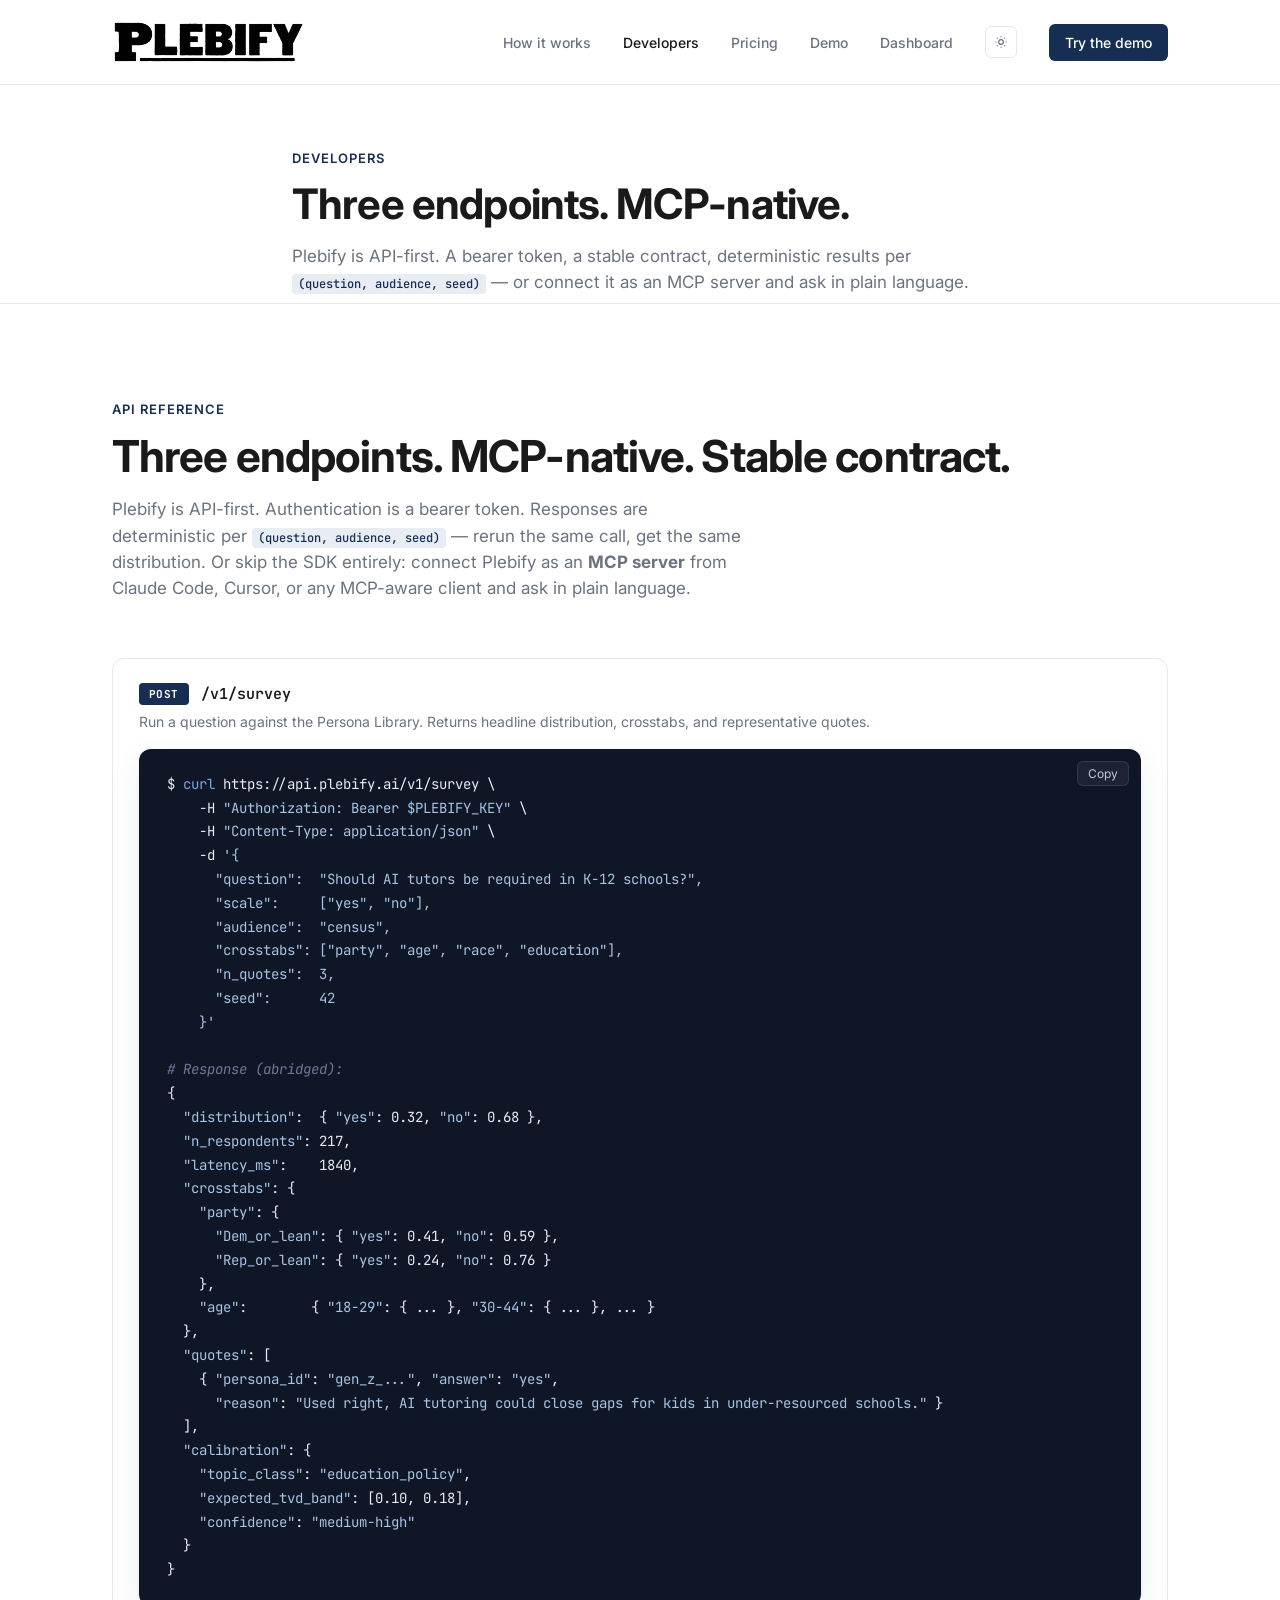
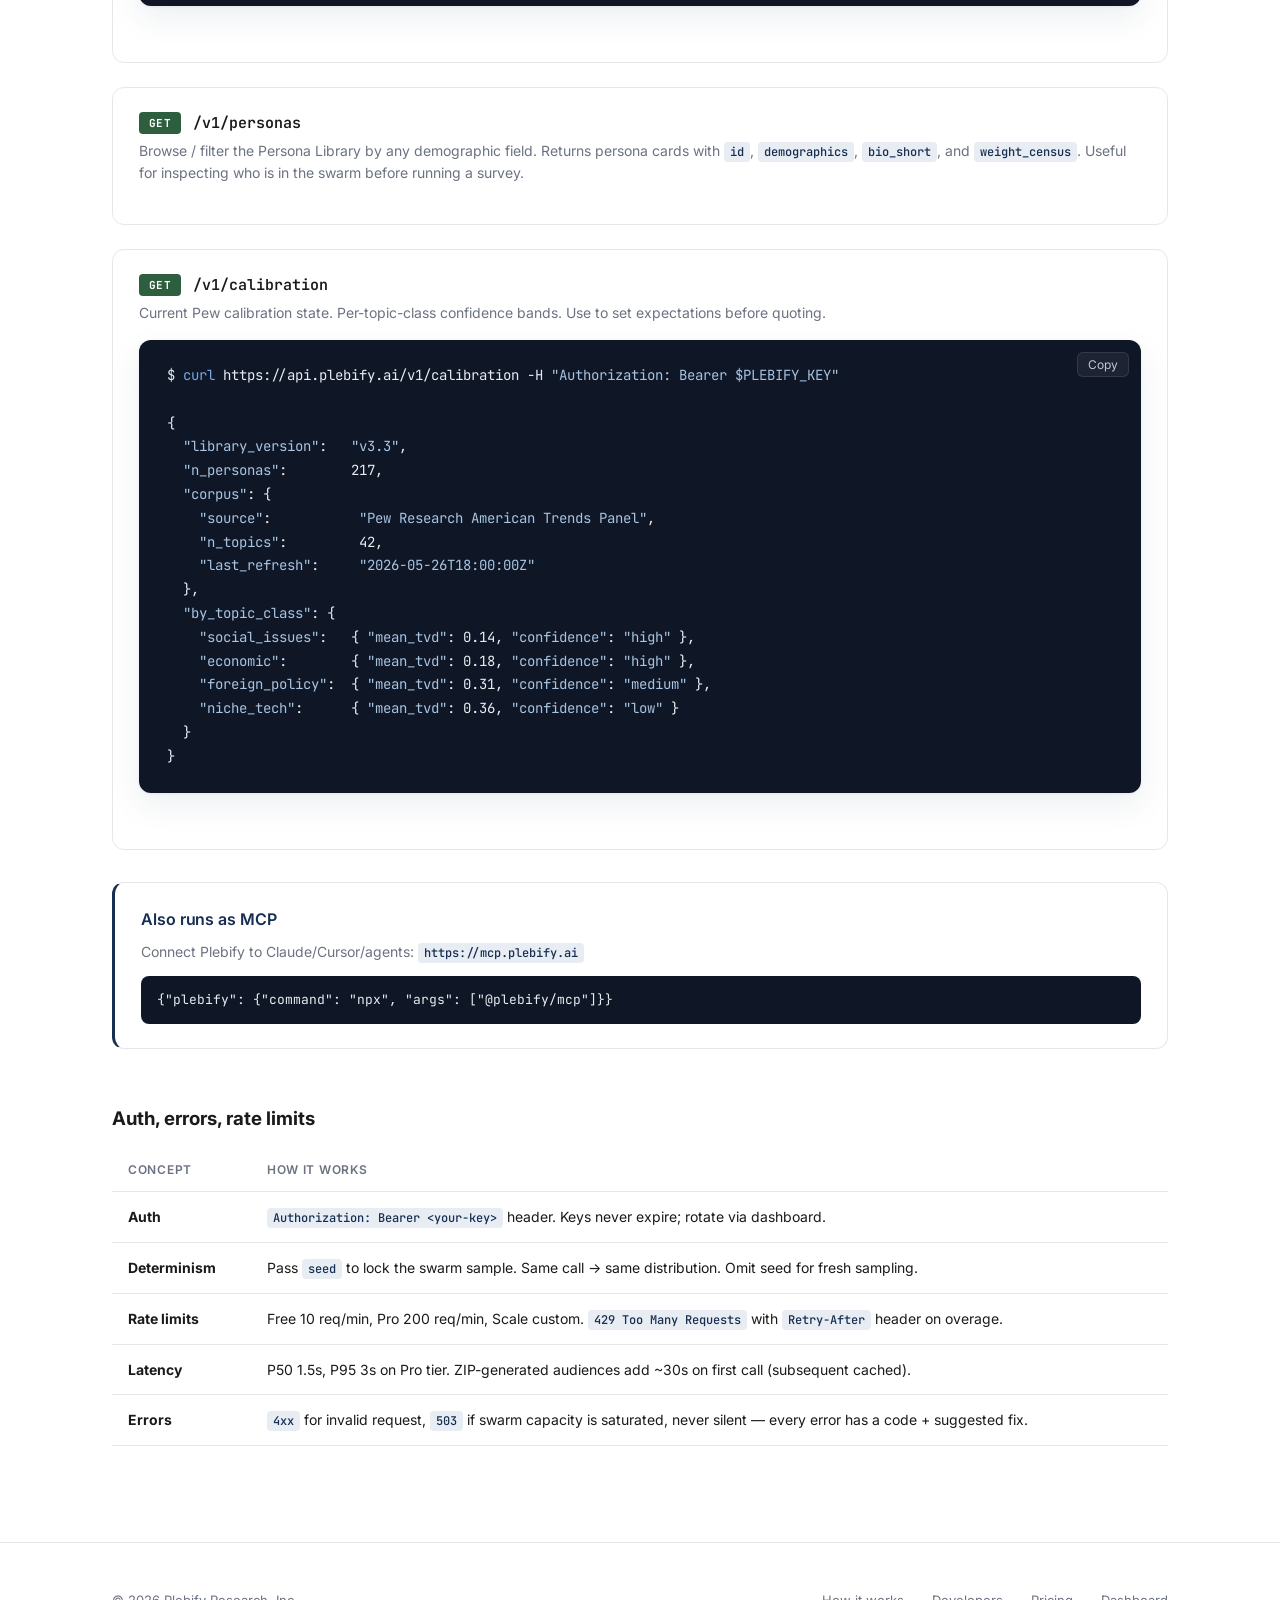
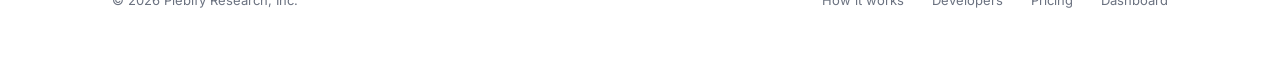
<file: developers.html>
<!doctype html>
<html lang="en">
<head>
<meta charset="utf-8">
<meta name="viewport" content="width=device-width,initial-scale=1">
<title>Developers — Plebify API & MCP</title>
<meta name="description" content="Plebify API reference: POST /v1/survey for a full distribution with crosstabs, GET /v1/personas, GET /v1/calibration, plus a native MCP server.">
<link rel="icon" type="image/png" sizes="32x32" href="assets/plebify_p_icon_32.png">
<link rel="icon" type="image/png" sizes="16x16" href="assets/plebify_p_icon_16.png">
<link rel="apple-touch-icon" sizes="180x180" href="assets/apple-touch-icon.png">
<meta property="og:type" content="website">
<meta property="og:site_name" content="Plebify">
<meta property="og:title" content="Developers — Plebify API & MCP">
<meta property="og:description" content="Plebify API reference: POST /v1/survey for a full distribution with crosstabs, GET /v1/personas, GET /v1/calibration, plus a native MCP server.">
<meta property="og:url" content="https://agiprolabs.github.io/plebify-demo/developers.html">
<meta property="og:image" content="https://agiprolabs.github.io/plebify-demo/assets/og_image.png">
<meta property="og:image:width" content="1200">
<meta property="og:image:height" content="630">
<meta name="twitter:card" content="summary_large_image">
<meta name="twitter:title" content="Developers — Plebify API & MCP">
<meta name="twitter:description" content="Plebify API reference: POST /v1/survey for a full distribution with crosstabs, GET /v1/personas, GET /v1/calibration, plus a native MCP server.">
<meta name="twitter:image" content="https://agiprolabs.github.io/plebify-demo/assets/og_image.png">
<link rel="preconnect" href="https://fonts.googleapis.com">
<link rel="preconnect" href="https://fonts.gstatic.com" crossorigin>
<link href="https://fonts.googleapis.com/css2?family=Inter:wght@400;500;600;700&family=JetBrains+Mono:wght@400;500&display=swap" rel="stylesheet">
<link rel="stylesheet" href="assets/site.css">
</head>
<body>
<nav>
  <div class="nav-inner">
    <a href="index.html" class="logo" aria-label="Plebify">
      <img class="logo-light" src="assets/plebify_wordmark_v2.png" alt="Plebify">
      <img class="logo-dark" src="assets/plebify_wordmark_v2_dark.png" alt="Plebify">
    </a>
    <div class="nav-links">
      <a href="how-it-works.html" data-k="how">How it works</a>
      <a href="developers.html" class="active" data-k="dev">Developers</a>
      <a href="pricing.html" data-k="pricing">Pricing</a>
      <a href="demo.html" data-k="demo">Demo</a>
      <a href="dashboard.html" data-k="dash">Dashboard</a>
      <button class="theme-toggle" onclick="toggleTheme()" aria-label="Toggle theme"><svg width="14" height="14" viewBox="0 0 24 24" fill="none" stroke="currentColor" stroke-width="2"><circle cx="12" cy="12" r="4"/><path d="M12 2v2M12 20v2M4.93 4.93l1.41 1.41M17.66 17.66l1.41 1.41M2 12h2M20 12h2M4.93 19.07l1.41-1.41M17.66 6.34l1.41-1.41"/></svg></button>
      <a href="demo.html" class="nav-cta">Try the demo</a>
    </div>
  </div>
</nav>
<section class="page-intro">
  <div class="container">
    <div class="eyebrow">Developers</div>
    <h1>Three endpoints. MCP-native.</h1>
    <p class="lead">Plebify is API-first. A bearer token, a stable contract, deterministic results per <code>(question, audience, seed)</code> &mdash; or connect it as an MCP server and ask in plain language.</p>
  </div>
</section>
<section class="section" id="api">
  <div class="container">
    <div class="eyebrow">API Reference</div>
    <h2>Three endpoints. MCP-native. Stable contract.</h2>
    <p class="lead">
      Plebify is API-first. Authentication is a bearer token. Responses are deterministic per
      <code>(question, audience, seed)</code> &mdash; rerun the same call, get the same distribution.
      Or skip the SDK entirely: connect Plebify as an <strong>MCP server</strong> from Claude Code, Cursor,
      or any MCP-aware client and ask in plain language.
    </p>

    <div class="api-endpoint">
      <div class="api-line"><span class="api-method post">POST</span> <span class="api-path">/v1/survey</span></div>
      <p class="api-desc">Run a question against the Persona Library. Returns headline distribution, crosstabs, and representative quotes.</p>
      <div class="code-block">
        <button class="copy" onclick="copyCode(this)">Copy</button>
<pre>$ <span class="kw">curl</span> https://api.plebify.ai/v1/survey \
    -H <span class="str">"Authorization: Bearer $PLEBIFY_KEY"</span> \
    -H <span class="str">"Content-Type: application/json"</span> \
    -d <span class="str">'{
      "question":  "Should AI tutors be required in K-12 schools?",
      "scale":     ["yes", "no"],
      "audience":  "census",
      "crosstabs": ["party", "age", "race", "education"],
      "n_quotes":  3,
      "seed":      42
    }'</span>

<span class="com"># Response (abridged):</span>
{
  <span class="str">"distribution"</span>:  { <span class="str">"yes"</span>: 0.32, <span class="str">"no"</span>: 0.68 },
  <span class="str">"n_respondents"</span>: 217,
  <span class="str">"latency_ms"</span>:    1840,
  <span class="str">"crosstabs"</span>: {
    <span class="str">"party"</span>: {
      <span class="str">"Dem_or_lean"</span>: { <span class="str">"yes"</span>: 0.41, <span class="str">"no"</span>: 0.59 },
      <span class="str">"Rep_or_lean"</span>: { <span class="str">"yes"</span>: 0.24, <span class="str">"no"</span>: 0.76 }
    },
    <span class="str">"age"</span>:        { <span class="str">"18-29"</span>: { ... }, <span class="str">"30-44"</span>: { ... }, ... }
  },
  <span class="str">"quotes"</span>: [
    { <span class="str">"persona_id"</span>: <span class="str">"gen_z_..."</span>, <span class="str">"answer"</span>: <span class="str">"yes"</span>,
      <span class="str">"reason"</span>: <span class="str">"Used right, AI tutoring could close gaps for kids in under-resourced schools."</span> }
  ],
  <span class="str">"calibration"</span>: {
    <span class="str">"topic_class"</span>: <span class="str">"education_policy"</span>,
    <span class="str">"expected_tvd_band"</span>: [0.10, 0.18],
    <span class="str">"confidence"</span>: <span class="str">"medium-high"</span>
  }
}</pre>
      </div>
    </div>

    <div class="api-endpoint">
      <div class="api-line"><span class="api-method get">GET</span> <span class="api-path">/v1/personas</span></div>
      <p class="api-desc">Browse / filter the Persona Library by any demographic field. Returns persona cards with <code>id</code>, <code>demographics</code>, <code>bio_short</code>, and <code>weight_census</code>. Useful for inspecting who is in the swarm before running a survey.</p>
    </div>

    <div class="api-endpoint">
      <div class="api-line"><span class="api-method get">GET</span> <span class="api-path">/v1/calibration</span></div>
      <p class="api-desc">Current Pew calibration state. Per-topic-class confidence bands. Use to set expectations before quoting.</p>
      <div class="code-block">
        <button class="copy" onclick="copyCode(this)">Copy</button>
<pre>$ <span class="kw">curl</span> https://api.plebify.ai/v1/calibration -H <span class="str">"Authorization: Bearer $PLEBIFY_KEY"</span>

{
  <span class="str">"library_version"</span>:   <span class="str">"v3.3"</span>,
  <span class="str">"n_personas"</span>:        217,
  <span class="str">"corpus"</span>: {
    <span class="str">"source"</span>:           <span class="str">"Pew Research American Trends Panel"</span>,
    <span class="str">"n_topics"</span>:         42,
    <span class="str">"last_refresh"</span>:     <span class="str">"2026-05-26T18:00:00Z"</span>
  },
  <span class="str">"by_topic_class"</span>: {
    <span class="str">"social_issues"</span>:   { <span class="str">"mean_tvd"</span>: 0.14, <span class="str">"confidence"</span>: <span class="str">"high"</span> },
    <span class="str">"economic"</span>:        { <span class="str">"mean_tvd"</span>: 0.18, <span class="str">"confidence"</span>: <span class="str">"high"</span> },
    <span class="str">"foreign_policy"</span>:  { <span class="str">"mean_tvd"</span>: 0.31, <span class="str">"confidence"</span>: <span class="str">"medium"</span> },
    <span class="str">"niche_tech"</span>:      { <span class="str">"mean_tvd"</span>: 0.36, <span class="str">"confidence"</span>: <span class="str">"low"</span> }
  }
}</pre>
      </div>
    </div>

    <div class="mcp-callout" id="mcp">
      <h3>Also runs as MCP</h3>
      <p>Connect Plebify to Claude/Cursor/agents: <code>https://mcp.plebify.ai</code></p>
      <pre><code>{"plebify": {"command": "npx", "args": ["@plebify/mcp"]}}</code></pre>
    </div>

    <h3 style="margin-top: 56px;">Auth, errors, rate limits</h3>
    <table class="api-table">
      <thead><tr><th>Concept</th><th>How it works</th></tr></thead>
      <tbody>
        <tr><td><strong>Auth</strong></td><td><code>Authorization: Bearer &lt;your-key&gt;</code> header. Keys never expire; rotate via dashboard.</td></tr>
        <tr><td><strong>Determinism</strong></td><td>Pass <code>seed</code> to lock the swarm sample. Same call &rarr; same distribution. Omit seed for fresh sampling.</td></tr>
        <tr><td><strong>Rate limits</strong></td><td>Free 10 req/min, Pro 200 req/min, Scale custom. <code>429 Too Many Requests</code> with <code>Retry-After</code> header on overage.</td></tr>
        <tr><td><strong>Latency</strong></td><td>P50 1.5s, P95 3s on Pro tier. ZIP-generated audiences add ~30s on first call (subsequent cached).</td></tr>
        <tr><td><strong>Errors</strong></td><td><code>4xx</code> for invalid request, <code>503</code> if swarm capacity is saturated, never silent &mdash; every error has a code + suggested fix.</td></tr>
      </tbody>
    </table>
  </div>
</section><footer>
  <div class="container">
    <div>© 2026 Plebify Research, Inc.</div>
    <div>
      <a href="how-it-works.html">How it works</a>
      <a href="developers.html">Developers</a>
      <a href="pricing.html">Pricing</a>
      <a href="dashboard.html">Dashboard</a>
    </div>
  </div>
</footer>

<script src="assets/site.js"></script>

</body>
</html>
</file>
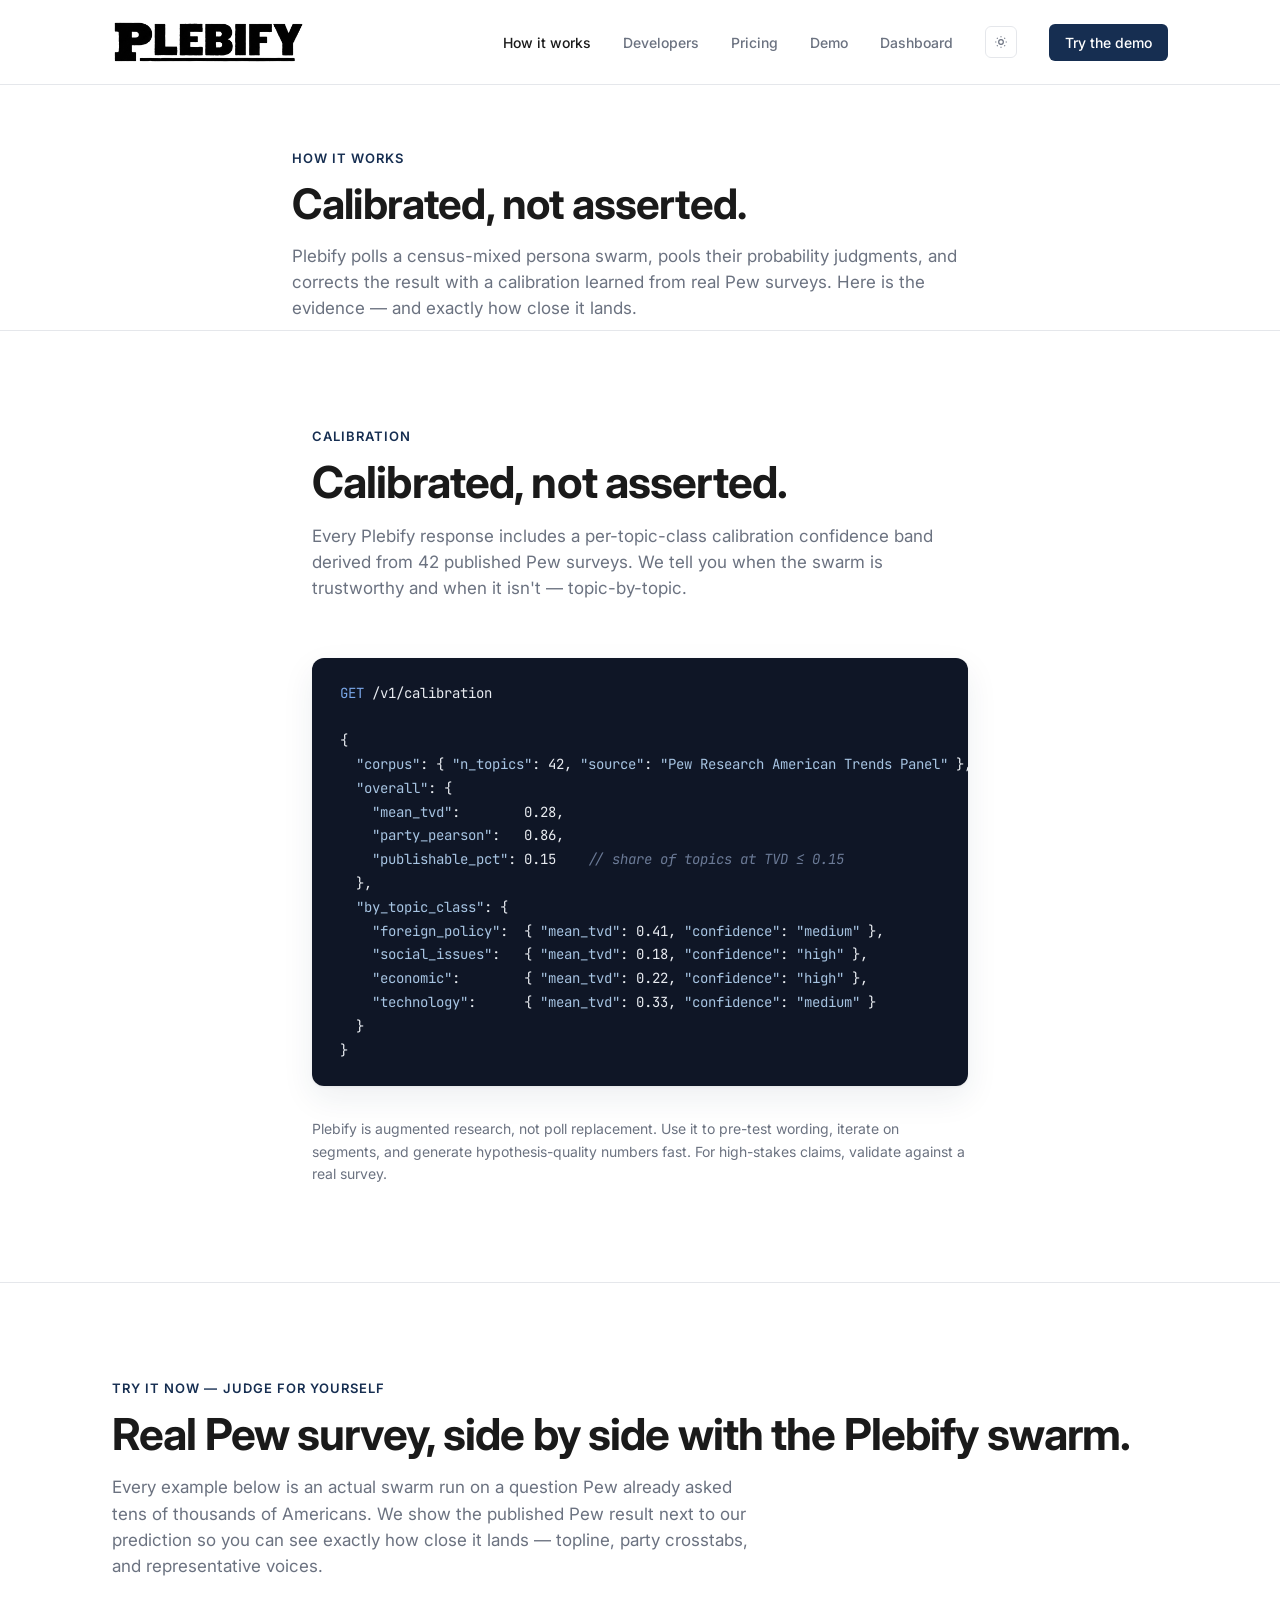
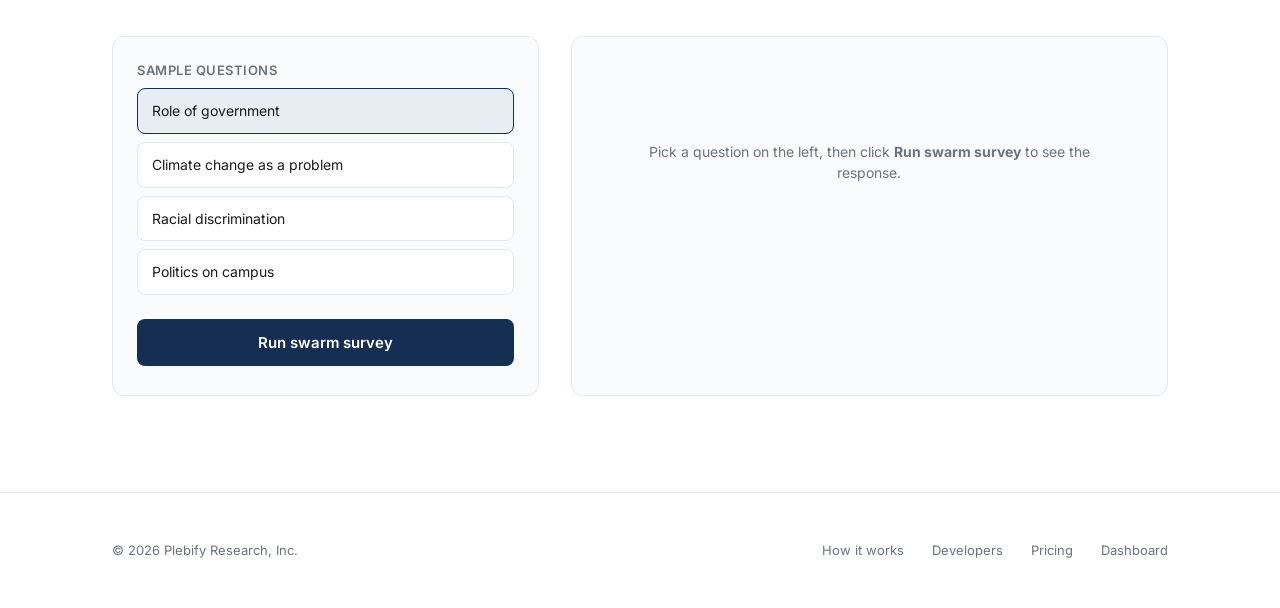
<file: how-it-works.html>
<!doctype html>
<html lang="en">
<head>
<meta charset="utf-8">
<meta name="viewport" content="width=device-width,initial-scale=1">
<title>How Plebify works — calibrated against Pew</title>
<meta name="description" content="How Plebify turns a persona swarm into a calibrated public-opinion estimate, shown side by side with real Pew American Trends Panel surveys.">
<link rel="icon" type="image/png" sizes="32x32" href="assets/plebify_p_icon_32.png">
<link rel="icon" type="image/png" sizes="16x16" href="assets/plebify_p_icon_16.png">
<link rel="apple-touch-icon" sizes="180x180" href="assets/apple-touch-icon.png">
<meta property="og:type" content="website">
<meta property="og:site_name" content="Plebify">
<meta property="og:title" content="How Plebify works — calibrated against Pew">
<meta property="og:description" content="How Plebify turns a persona swarm into a calibrated public-opinion estimate, shown side by side with real Pew American Trends Panel surveys.">
<meta property="og:url" content="https://agiprolabs.github.io/plebify-demo/how-it-works.html">
<meta property="og:image" content="https://agiprolabs.github.io/plebify-demo/assets/og_image.png">
<meta property="og:image:width" content="1200">
<meta property="og:image:height" content="630">
<meta name="twitter:card" content="summary_large_image">
<meta name="twitter:title" content="How Plebify works — calibrated against Pew">
<meta name="twitter:description" content="How Plebify turns a persona swarm into a calibrated public-opinion estimate, shown side by side with real Pew American Trends Panel surveys.">
<meta name="twitter:image" content="https://agiprolabs.github.io/plebify-demo/assets/og_image.png">
<link rel="preconnect" href="https://fonts.googleapis.com">
<link rel="preconnect" href="https://fonts.gstatic.com" crossorigin>
<link href="https://fonts.googleapis.com/css2?family=Inter:wght@400;500;600;700&family=JetBrains+Mono:wght@400;500&display=swap" rel="stylesheet">
<link rel="stylesheet" href="assets/site.css">
</head>
<body>
<nav>
  <div class="nav-inner">
    <a href="index.html" class="logo" aria-label="Plebify">
      <img class="logo-light" src="assets/plebify_wordmark_v2.png" alt="Plebify">
      <img class="logo-dark" src="assets/plebify_wordmark_v2_dark.png" alt="Plebify">
    </a>
    <div class="nav-links">
      <a href="how-it-works.html" class="active" data-k="how">How it works</a>
      <a href="developers.html" data-k="dev">Developers</a>
      <a href="pricing.html" data-k="pricing">Pricing</a>
      <a href="demo.html" data-k="demo">Demo</a>
      <a href="dashboard.html" data-k="dash">Dashboard</a>
      <button class="theme-toggle" onclick="toggleTheme()" aria-label="Toggle theme"><svg width="14" height="14" viewBox="0 0 24 24" fill="none" stroke="currentColor" stroke-width="2"><circle cx="12" cy="12" r="4"/><path d="M12 2v2M12 20v2M4.93 4.93l1.41 1.41M17.66 17.66l1.41 1.41M2 12h2M20 12h2M4.93 19.07l1.41-1.41M17.66 6.34l1.41-1.41"/></svg></button>
      <a href="demo.html" class="nav-cta">Try the demo</a>
    </div>
  </div>
</nav>
<section class="page-intro">
  <div class="container">
    <div class="eyebrow">How it works</div>
    <h1>Calibrated, not asserted.</h1>
    <p class="lead">Plebify polls a census-mixed persona swarm, pools their probability judgments, and corrects the result with a calibration learned from real Pew surveys. Here is the evidence &mdash; and exactly how close it lands.</p>
  </div>
</section>
<section class="section" id="calibration">
  <div class="container" style="max-width: 720px;">
    <div class="eyebrow">Calibration</div>
    <h2>Calibrated, not asserted.</h2>
    <p class="lead">
      Every Plebify response includes a per-topic-class calibration confidence band derived from 42 published Pew surveys.
      We tell you when the swarm is trustworthy and when it isn't &mdash; topic-by-topic.
    </p>
    <div class="code-block">
<pre><span class="kw">GET</span> /v1/calibration

{
  <span class="str">"corpus"</span>: { <span class="str">"n_topics"</span>: 42, <span class="str">"source"</span>: <span class="str">"Pew Research American Trends Panel"</span> },
  <span class="str">"overall"</span>: {
    <span class="str">"mean_tvd"</span>:        0.28,
    <span class="str">"party_pearson"</span>:   0.86,
    <span class="str">"publishable_pct"</span>: 0.15    <span class="com">// share of topics at TVD &le; 0.15</span>
  },
  <span class="str">"by_topic_class"</span>: {
    <span class="str">"foreign_policy"</span>:  { <span class="str">"mean_tvd"</span>: 0.41, <span class="str">"confidence"</span>: <span class="str">"medium"</span> },
    <span class="str">"social_issues"</span>:   { <span class="str">"mean_tvd"</span>: 0.18, <span class="str">"confidence"</span>: <span class="str">"high"</span> },
    <span class="str">"economic"</span>:        { <span class="str">"mean_tvd"</span>: 0.22, <span class="str">"confidence"</span>: <span class="str">"high"</span> },
    <span class="str">"technology"</span>:      { <span class="str">"mean_tvd"</span>: 0.33, <span class="str">"confidence"</span>: <span class="str">"medium"</span> }
  }
}</pre>
    </div>
    <p style="color: var(--muted); font-size: 14px; line-height: 1.6; margin-top: 16px;">
      Plebify is augmented research, not poll replacement. Use it to pre-test wording, iterate on segments, and generate hypothesis-quality numbers fast. For high-stakes claims, validate against a real survey.
    </p>
  </div>
</section><section class="section" id="demo">
  <div class="container">
    <div class="eyebrow">Try it now — judge for yourself</div>
    <h2>Real Pew survey, side by side with the Plebify swarm.</h2>
    <p class="lead">
      Every example below is an actual swarm run on a question Pew already asked tens of thousands of Americans.
      We show the published Pew result next to our prediction so you can see exactly how close it lands &mdash;
      topline, party crosstabs, and representative voices.
    </p>

    <div class="demo-grid">
      <div class="demo-input">
        <label>Sample questions</label>
        <div class="presets" id="presets"></div>
        <button class="run-btn" id="run-btn" onclick="runSurvey()">
          <span id="run-label">Run swarm survey</span>
        </button>
      </div>
      <div class="demo-output" id="output">
        <div class="empty-state">Pick a question on the left, then click <strong>Run swarm survey</strong> to see the response.</div>
      </div>
    </div>
  </div>
</section><footer>
  <div class="container">
    <div>© 2026 Plebify Research, Inc.</div>
    <div>
      <a href="how-it-works.html">How it works</a>
      <a href="developers.html">Developers</a>
      <a href="pricing.html">Pricing</a>
      <a href="dashboard.html">Dashboard</a>
    </div>
  </div>
</footer>

<script src="assets/site.js"></script>
<script>
// ===== Demo data (modeled on our actual N=39 calibration results) =====
  const PRESETS = [
    {
      "id": "W32_Feb18__govt_role_which_statement_comes_closer_to_your_own_views_even_if_neither_is_exac",
      "title": "Role of government",
      "blurb": "Should government do more to solve problems, or is it doing too much?",
      "question": "Which statement comes closer to your own views?",
      "options": [
        "Govt should do more",
        "Govt does too much"
      ],
      "n_atp": 6137,
      "wave": "W32_Feb18",
      "tvd": 0.0185,
      "pew": {
        "Govt should do more": 0.51,
        "Govt does too much": 0.489
      },
      "swarm": {
        "Govt should do more": 0.492,
        "Govt does too much": 0.508
      },
      "xparty": {
        "Dem": {
          "pew": {
            "Govt should do more": 0.799,
            "Govt does too much": 0.201
          },
          "swarm": {
            "Govt should do more": 0.731,
            "Govt does too much": 0.269
          }
        },
        "Rep": {
          "pew": {
            "Govt should do more": 0.185,
            "Govt does too much": 0.815
          },
          "swarm": {
            "Govt should do more": 0.338,
            "Govt does too much": 0.662
          }
        },
        "Ind": {
          "pew": {
            "Govt should do more": 0.633,
            "Govt does too much": 0.367
          },
          "swarm": {
            "Govt should do more": 0.37,
            "Govt does too much": 0.63
          }
        }
      },
      "quotes": [
        {
          "who": "24, F, white, progressive Democrat (climate-first) — Portland, OR",
          "pick": "Govt should do more",
          "text": "I think the government needs to take a much more active role in addressing the climate crisis and implementing a Green New Deal, because the free market has clearly failed to prioritize the planet's well-being over profits."
        },
        {
          "who": "37, M, white, conservative Republican, 2A absolutist — rural Idaho",
          "pick": "Govt does too much",
          "text": "I think the government's already overstepping its bounds, especially when it comes to my guns and my family's freedoms, so I believe they should just get out of the way and let us take care of ourselves."
        },
        {
          "who": "23, F, white, anti-electoral leftist / anarchist — Oakland, CA",
          "pick": "Govt does too much",
          "text": "I think the government is inherently oppressive and corrupt, so the less it's involved in our lives, the better, and we should be focusing on building our own autonomous communities and systems instead."
        }
      ]
    },
    {
      "id": "W54_Sep19-1__natprobs_k_how_much_of_a_problem_do_you_think_each_of_the_following_are_in_the_c",
      "title": "Climate change as a problem",
      "blurb": "How big a problem is climate change for the country today?",
      "question": "How much of a problem do you think climate change is in the country today?",
      "options": [
        "Very big problem",
        "Moderately big",
        "Small problem",
        "Not a problem"
      ],
      "n_atp": 6534,
      "wave": "W54_Sep19-1",
      "tvd": 0.0587,
      "pew": {
        "Very big problem": 0.511,
        "Moderately big": 0.218,
        "Small problem": 0.165,
        "Not a problem": 0.106
      },
      "swarm": {
        "Very big problem": 0.49,
        "Moderately big": 0.272,
        "Small problem": 0.127,
        "Not a problem": 0.111
      },
      "xparty": {
        "Dem": {
          "pew": {
            "Very big problem": 0.774,
            "Moderately big": 0.179,
            "Small problem": 0.04,
            "Not a problem": 0.008
          },
          "swarm": {
            "Very big problem": 0.74,
            "Moderately big": 0.194,
            "Small problem": 0.046,
            "Not a problem": 0.02
          }
        },
        "Rep": {
          "pew": {
            "Very big problem": 0.16,
            "Moderately big": 0.268,
            "Small problem": 0.332,
            "Not a problem": 0.241
          },
          "swarm": {
            "Very big problem": 0.309,
            "Moderately big": 0.321,
            "Small problem": 0.182,
            "Not a problem": 0.188
          }
        }
      },
      "quotes": [
        {
          "who": "24, F, white, progressive Democrat (climate-first) — Portland, OR",
          "pick": "Very big problem",
          "text": "I think climate change is a very big problem because it's literally threatening the survival of our planet and everything we care about, from the air we breathe to the ecosystems that sustain us."
        },
        {
          "who": "36, F, Black, moderate Democrat, socially conservative — rural Georgia",
          "pick": "Moderately big",
          "text": "I think climate change is a moderately big problem because I see the effects of more frequent natural disasters and extreme weather in our community, but I also believe it's not the only issue we're facing and we need to balance our response with the economic realities of our rural area."
        },
        {
          "who": "23, F, white, anti-electoral leftist / anarchist — Oakland, CA",
          "pick": "Very big problem",
          "text": "I think climate change is a very big problem because it's a symptom of the destructive capitalist system that prioritizes profit over people and the planet, and it's only getting worse due to the state's inaction and complicity."
        }
      ]
    },
    {
      "id": "W43_Jan19__racesurv6_when_it_comes_to_racial_discrimination_which_do_you_think_is_the_bigge",
      "title": "Racial discrimination",
      "blurb": "Which is the bigger problem: seeing discrimination where it doesn't exist, or not seeing it where it does?",
      "question": "When it comes to racial discrimination, which do you think is the bigger problem for the country today?",
      "options": [
        "Seeing it where it doesn't exist",
        "Not seeing it where it does"
      ],
      "n_atp": 6565,
      "wave": "W43_Jan19",
      "tvd": 0.0709,
      "pew": {
        "Seeing it where it doesn't exist": 0.354,
        "Not seeing it where it does": 0.646
      },
      "swarm": {
        "Seeing it where it doesn't exist": 0.283,
        "Not seeing it where it does": 0.717
      },
      "xparty": {
        "Dem": {
          "pew": {
            "Seeing it where it doesn't exist": 0.161,
            "Not seeing it where it does": 0.839
          },
          "swarm": {
            "Seeing it where it doesn't exist": 0.136,
            "Not seeing it where it does": 0.864
          }
        },
        "Rep": {
          "pew": {
            "Seeing it where it doesn't exist": 0.709,
            "Not seeing it where it does": 0.291
          },
          "swarm": {
            "Seeing it where it doesn't exist": 0.41,
            "Not seeing it where it does": 0.59
          }
        },
        "Ind": {
          "pew": {
            "Seeing it where it doesn't exist": 0.365,
            "Not seeing it where it does": 0.635
          },
          "swarm": {
            "Seeing it where it doesn't exist": 0.269,
            "Not seeing it where it does": 0.731
          }
        }
      },
      "quotes": [
        {
          "who": "24, M, white, progressive Democrat (DSA) — Minneapolis, MN",
          "pick": "Not seeing it where it does",
          "text": "I think people not seeing racial discrimination where it really does exist is the bigger problem because systemic racism is so ingrained in our institutions and culture that it's often invisible to those who aren't directly affected by it."
        },
        {
          "who": "47, F, Black, Democrat, socially conservative (pro-life, traditional on family) — Silver Spring, MD",
          "pick": "Not seeing it where it does",
          "text": "I believe people not seeing racial discrimination where it really does exist is the bigger problem because I have seen with my own eyes how some of my patients and their families can be blind to the struggles that people like me, an immigrant and a black woman, face every day."
        },
        {
          "who": "23, F, white, anti-electoral leftist / anarchist — Oakland, CA",
          "pick": "Not seeing it where it does",
          "text": "I think people not seeing racial discrimination where it really does exist is the bigger problem because it allows systemic injustices to persist and maintains the status quo of oppression that we see in policing, housing, education, and every other institution."
        }
      ]
    },
    {
      "id": "W36_Jun-18-1__highedwrngb_please_indicate_whether_this_is_a_reason_why_you_think_the_higher_ed",
      "title": "Politics on campus",
      "blurb": "Is professors bringing their political views into the classroom a reason higher ed is headed the wrong way?",
      "question": "Is “professors bringing their political and social views into the classroom” a reason the U.S. higher education system is headed in the wrong direction?",
      "options": [
        "Major reason",
        "Minor reason",
        "Not a reason"
      ],
      "n_atp": 2824,
      "wave": "W36_Jun-18-1",
      "tvd": 0.0581,
      "pew": {
        "Major reason": 0.52,
        "Minor reason": 0.221,
        "Not a reason": 0.259
      },
      "swarm": {
        "Major reason": 0.462,
        "Minor reason": 0.226,
        "Not a reason": 0.312
      },
      "xparty": {
        "Dem": {
          "pew": {
            "Major reason": 0.145,
            "Minor reason": 0.331,
            "Not a reason": 0.524
          },
          "swarm": {
            "Major reason": 0.257,
            "Minor reason": 0.255,
            "Not a reason": 0.488
          }
        },
        "Rep": {
          "pew": {
            "Major reason": 0.84,
            "Minor reason": 0.12,
            "Not a reason": 0.04
          },
          "swarm": {
            "Major reason": 0.614,
            "Minor reason": 0.202,
            "Not a reason": 0.184
          }
        }
      },
      "quotes": [
        {
          "who": "28, F, Asian, Democratic socialist, climate emergency absolutist — Berkeley, CA",
          "pick": "Not a reason",
          "text": "I believe that professors sharing their perspectives, including those related to social and political issues, can actually enhance the learning experience and foster critical thinking, as long as they encourage open discussion and diverse viewpoints."
        },
        {
          "who": "34, M, white, conservative Republican, evangelical — Greenville, SC",
          "pick": "Major reason",
          "text": "I believe professors bringing their political and social views into the classroom is a major reason the US higher education system is headed in the wrong direction because it can lead to indoctrination and suppression of conservative and Christian viewpoints, which undermines the principles of academic freedom and intellectual diversity."
        },
        {
          "who": "27, M, white, libertarian — Austin, TX",
          "pick": "Major reason",
          "text": "I think it's a major reason because I believe professors should stick to teaching their subject matter without indoctrinating students with their personal biases, which can stifle free speech and open discussion."
        }
      ]
    }
  ];

  // Render presets
  const presetsEl = document.getElementById('presets');
  let selected = PRESETS[0];
  PRESETS.forEach((p, i) => {
    const b = document.createElement('button');
    b.className = 'preset-btn' + (i === 0 ? ' active' : '');
    b.textContent = p.title;
    b.onclick = () => {
      selected = p;
      document.querySelectorAll('.preset-btn').forEach(x => x.classList.remove('active'));
      b.classList.add('active');
    };
    presetsEl.appendChild(b);
  });

  function runSurvey() {
    const btn = document.getElementById('run-btn');
    const lbl = document.getElementById('run-label');
    btn.disabled = true;
    lbl.innerHTML = '<span class="spinner"></span> Running swarm…';
    const start = Date.now();
    setTimeout(() => {
      const elapsed = ((Date.now() - start) / 1000).toFixed(1);
      renderResult(selected, elapsed);
      btn.disabled = false;
      lbl.textContent = 'Run swarm survey';
    }, 1200 + Math.random() * 600);
  }

  function fmtPct(v) { return (v * 100).toFixed(1) + '%'; }

  function topKey(o) { let bk=null, bv=-1; for (const k in o){ if(o[k]>bv){bv=o[k];bk=k;} } return bk; }

  // Paired Pew-vs-swarm bar for one option
  function pairedRow(label, pew, swarm) {
    return `
      <div class="dist-row" style="grid-template-columns: 200px 1fr; align-items:start; gap:14px;">
        <span class="dist-label" style="padding-top:2px;">${label}</span>
        <span style="display:flex; flex-direction:column; gap:5px;">
          <span style="display:flex; align-items:center; gap:8px;">
            <span style="width:42px; font-size:10px; color:var(--muted); text-transform:uppercase; letter-spacing:.03em;">Pew</span>
            <span class="dist-bar" style="flex:1;"><span class="dist-fill" style="width:${(pew*100).toFixed(1)}%; background:var(--muted);"></span></span>
            <span class="dist-pct" style="width:46px;">${fmtPct(pew)}</span>
          </span>
          <span style="display:flex; align-items:center; gap:8px;">
            <span style="width:42px; font-size:10px; color:var(--accent); font-weight:600; text-transform:uppercase; letter-spacing:.03em;">Swarm</span>
            <span class="dist-bar" style="flex:1;"><span class="dist-fill" style="width:${(swarm*100).toFixed(1)}%;"></span></span>
            <span class="dist-pct" style="width:46px;">${fmtPct(swarm)}</span>
          </span>
        </span>
      </div>`;
  }

  function renderResult(p, elapsed) {
    const out = document.getElementById('output');
    const tvdPts = (p.tvd * 100).toFixed(1);

    const distRows = p.options.map(o => pairedRow(o, p.pew[o] ?? 0, p.swarm[o] ?? 0)).join('');

    // Per-party crosstab: show each party's lean on the headline option, Pew vs swarm
    const headOpt = topKey(p.pew);
    const partyOrder = ['Dem', 'Rep'].filter(x => p.xparty[x]);
    const xtabCards = partyOrder.map(party => {
      const pw = p.xparty[party].pew[headOpt] ?? 0;
      const sw = p.xparty[party].swarm[headOpt] ?? 0;
      return `
      <div class="xtab-card">
        <div class="label">${party} — “${headOpt}”</div>
        <div class="value">${fmtPct(sw)}</div>
        <div class="pew">Pew: ${fmtPct(pw)}</div>
      </div>`;
    }).join('');

    const quotes = p.quotes.map(q => `
      <div style="padding: 12px 14px; border-left: 2px solid var(--accent); background: var(--bg); margin-bottom: 8px; border-radius: 0 6px 6px 0;">
        <div style="font-size: 11px; color: var(--muted); text-transform: uppercase; letter-spacing: 0.04em; margin-bottom: 4px;">${q.who} · picked “${q.pick}”</div>
        <div style="font-size: 14px; line-height: 1.5; color: var(--text);">${q.text}</div>
      </div>`).join('');

    out.innerHTML = `
      <div class="result-header">${p.title}</div>
      <div style="font-size:13px; color:var(--muted); margin:-4px 0 14px;">${p.question}</div>
      <div class="result-meta">
        <span><strong>${elapsed}s</strong> latency</span>
        <span>swarm n=<strong>320</strong></span>
        <span>vs Pew ATP ${p.wave}, n=<strong>${p.n_atp.toLocaleString()}</strong></span>
        <span>topline error: <strong>${tvdPts} pts</strong></span>
      </div>
      <div class="result-section">
        <h4>Topline — real Pew survey vs Plebify swarm</h4>
        ${distRows}
      </div>
      <div class="result-section">
        <h4>By party — “${headOpt}” (swarm vs Pew)</h4>
        <div class="xtab-grid">${xtabCards}</div>
      </div>
      <div class="result-section">
        <h4>Representative voices</h4>
        ${quotes}
      </div>
      <div class="demo-note">
        <strong>Real output, not a mockup.</strong> The swarm numbers are an actual Plebify run
        (Llama&nbsp;3.3&nbsp;70B over a 320-persona library); the Pew column is the published
        American Trends Panel result for the same question. Topline lands within
        a few points; the swarm ranks every demographic group correctly but slightly
        compresses the partisan extremes. Get an API key to run your own question.
      </div>`;
  }

  
</script>
</body>
</html>
</file>
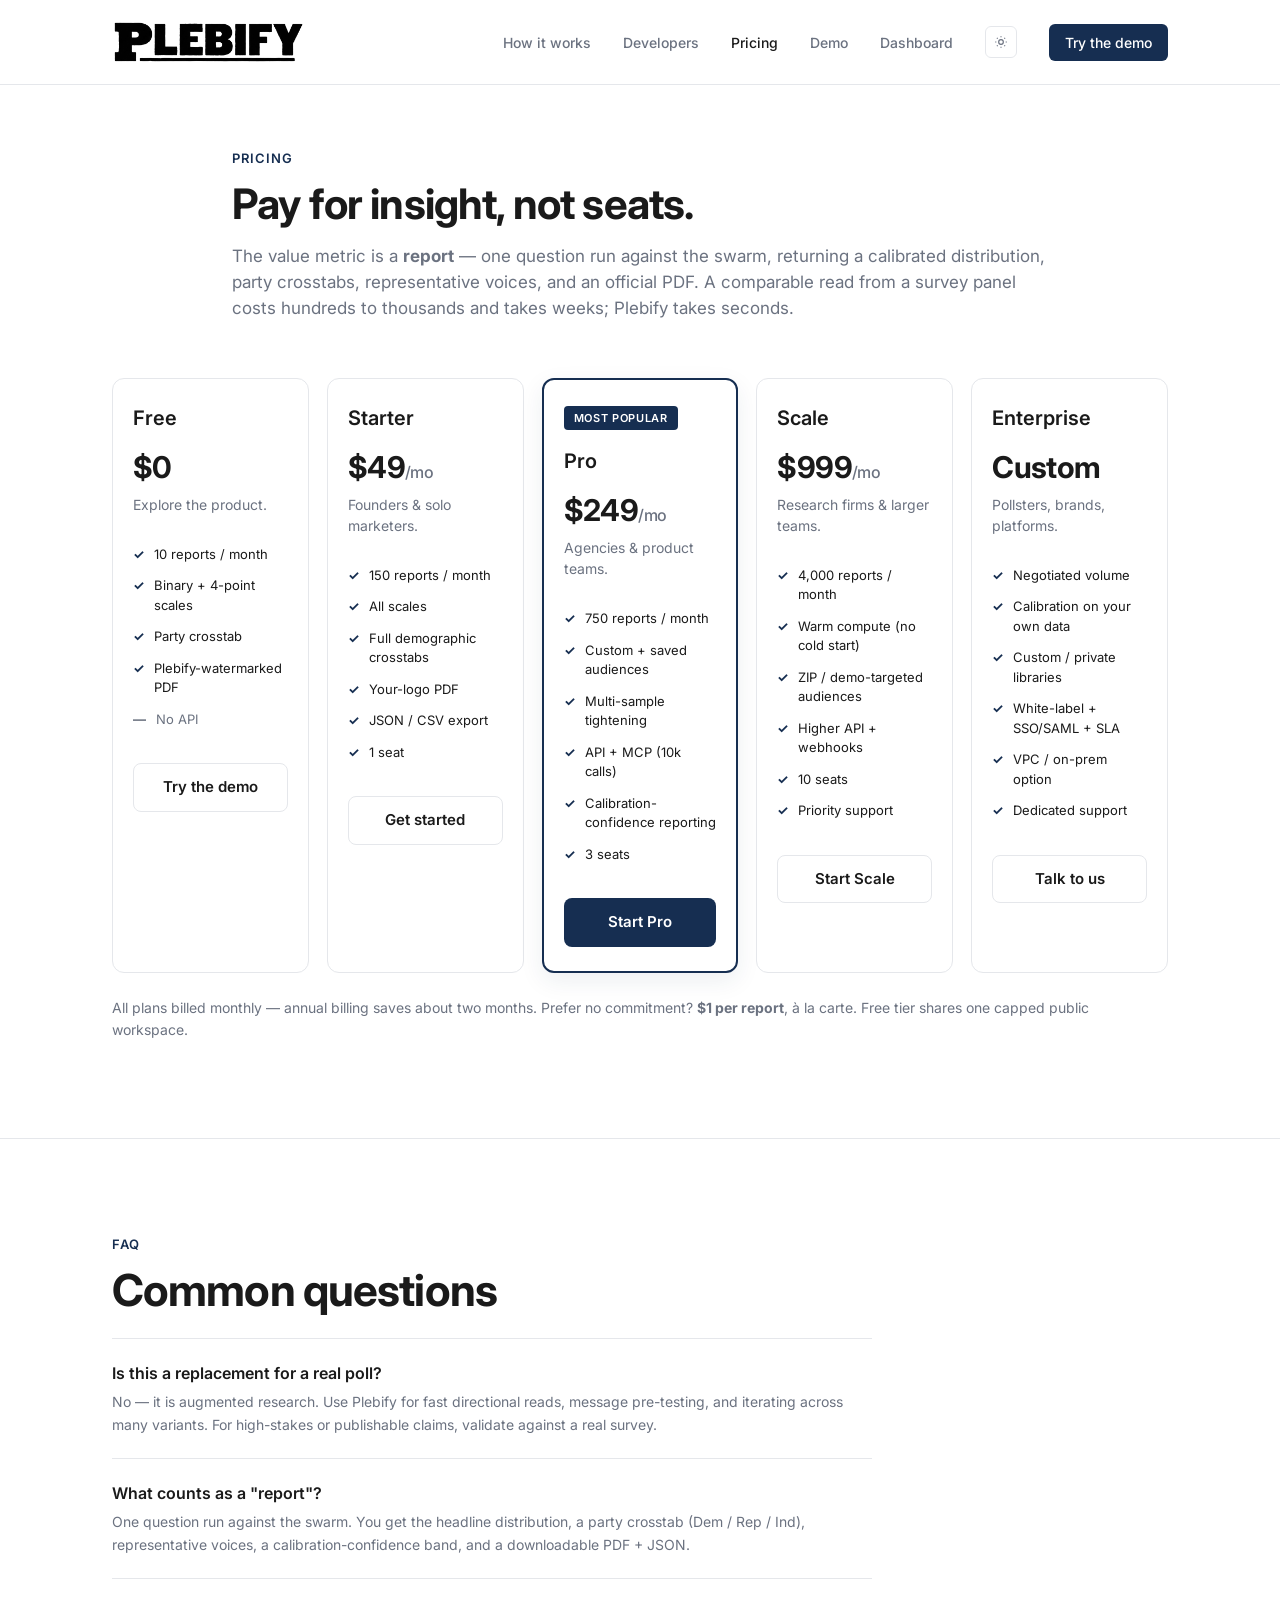
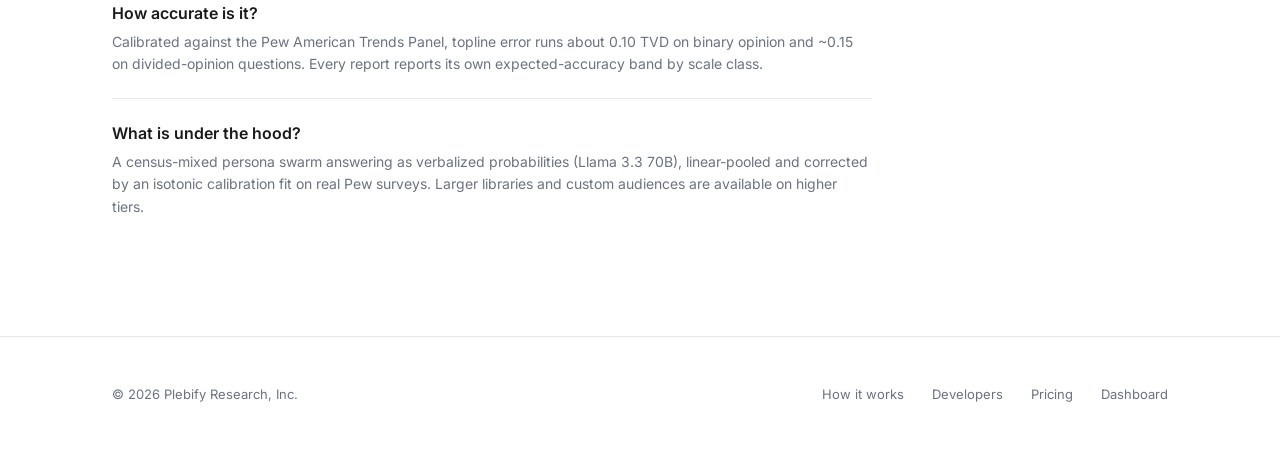
<file: pricing.html>
<!doctype html>
<html lang="en">
<head>
<meta charset="utf-8">
<meta name="viewport" content="width=device-width,initial-scale=1">
<title>Pricing — Plebify</title>
<meta name="description" content="Plebify pricing: pay per report, not per seat. Free to try; Starter $49/mo, Pro $249/mo, Scale $999/mo, and custom Enterprise with calibration on your own data.">
<link rel="icon" type="image/png" sizes="32x32" href="assets/plebify_p_icon_32.png">
<link rel="icon" type="image/png" sizes="16x16" href="assets/plebify_p_icon_16.png">
<link rel="apple-touch-icon" sizes="180x180" href="assets/apple-touch-icon.png">
<meta property="og:type" content="website">
<meta property="og:site_name" content="Plebify">
<meta property="og:title" content="Pricing — Plebify">
<meta property="og:description" content="Plebify pricing: pay per report, not per seat. Free to try; Starter $49/mo, Pro $249/mo, Scale $999/mo, and custom Enterprise with calibration on your own data.">
<meta property="og:url" content="https://agiprolabs.github.io/plebify-demo/pricing.html">
<meta property="og:image" content="https://agiprolabs.github.io/plebify-demo/assets/og_image.png">
<meta property="og:image:width" content="1200">
<meta property="og:image:height" content="630">
<meta name="twitter:card" content="summary_large_image">
<meta name="twitter:title" content="Pricing — Plebify">
<meta name="twitter:description" content="Plebify pricing: pay per report, not per seat. Free to try; Starter $49/mo, Pro $249/mo, Scale $999/mo, and custom Enterprise with calibration on your own data.">
<meta name="twitter:image" content="https://agiprolabs.github.io/plebify-demo/assets/og_image.png">
<link rel="preconnect" href="https://fonts.googleapis.com">
<link rel="preconnect" href="https://fonts.gstatic.com" crossorigin>
<link href="https://fonts.googleapis.com/css2?family=Inter:wght@400;500;600;700&family=JetBrains+Mono:wght@400;500&display=swap" rel="stylesheet">
<link rel="stylesheet" href="assets/site.css">
</head>
<body>
<nav>
  <div class="nav-inner">
    <a href="index.html" class="logo" aria-label="Plebify">
      <img class="logo-light" src="assets/plebify_wordmark_v2.png" alt="Plebify">
      <img class="logo-dark" src="assets/plebify_wordmark_v2_dark.png" alt="Plebify">
    </a>
    <div class="nav-links">
      <a href="how-it-works.html" data-k="how">How it works</a>
      <a href="developers.html" data-k="dev">Developers</a>
      <a href="pricing.html" class="active" data-k="pricing">Pricing</a>
      <a href="demo.html" data-k="demo">Demo</a>
      <a href="dashboard.html" data-k="dash">Dashboard</a>
      <button class="theme-toggle" onclick="toggleTheme()" aria-label="Toggle theme"><svg width="14" height="14" viewBox="0 0 24 24" fill="none" stroke="currentColor" stroke-width="2"><circle cx="12" cy="12" r="4"/><path d="M12 2v2M12 20v2M4.93 4.93l1.41 1.41M17.66 17.66l1.41 1.41M2 12h2M20 12h2M4.93 19.07l1.41-1.41M17.66 6.34l1.41-1.41"/></svg></button>
      <a href="demo.html" class="nav-cta">Try the demo</a>
    </div>
  </div>
</nav>
<section class="page-intro">
  <div class="container" style="max-width:880px;">
    <div class="eyebrow">Pricing</div>
    <h1>Pay for insight, not seats.</h1>
    <p class="lead">The value metric is a <strong>report</strong> &mdash; one question run against the swarm, returning a calibrated distribution, party crosstabs, representative voices, and an official PDF. A comparable read from a survey panel costs hundreds to thousands and takes weeks; Plebify takes seconds.</p>
  </div>
</section>
<section class="section first"><div class="container"><div class="pricing-grid five">
      <div class="price-card"><h3>Free</h3><div class="price">$0</div><div class="price-sub">Explore the product.</div><ul class="price-features"><li>10 reports / month</li><li>Binary + 4-point scales</li><li>Party crosstab</li><li>Plebify-watermarked PDF</li><li class="muted">No API</li></ul><a href="demo.html" class="btn btn-ghost">Try the demo</a></div>
      <div class="price-card"><h3>Starter</h3><div class="price">$49<small>/mo</small></div><div class="price-sub">Founders &amp; solo marketers.</div><ul class="price-features"><li>150 reports / month</li><li>All scales</li><li>Full demographic crosstabs</li><li>Your-logo PDF</li><li>JSON / CSV export</li><li>1 seat</li></ul><a href="demo.html" class="btn btn-ghost">Get started</a></div>
      <div class="price-card featured"><span class="price-tag">Most popular</span><h3>Pro</h3><div class="price">$249<small>/mo</small></div><div class="price-sub">Agencies &amp; product teams.</div><ul class="price-features"><li>750 reports / month</li><li>Custom + saved audiences</li><li>Multi-sample tightening</li><li>API + MCP (10k calls)</li><li>Calibration-confidence reporting</li><li>3 seats</li></ul><a href="demo.html" class="btn btn-primary">Start Pro</a></div>
      <div class="price-card"><h3>Scale</h3><div class="price">$999<small>/mo</small></div><div class="price-sub">Research firms &amp; larger teams.</div><ul class="price-features"><li>4,000 reports / month</li><li>Warm compute (no cold start)</li><li>ZIP / demo-targeted audiences</li><li>Higher API + webhooks</li><li>10 seats</li><li>Priority support</li></ul><a href="demo.html" class="btn btn-ghost">Start Scale</a></div>
      <div class="price-card"><h3>Enterprise</h3><div class="price">Custom</div><div class="price-sub">Pollsters, brands, platforms.</div><ul class="price-features"><li>Negotiated volume</li><li>Calibration on your own data</li><li>Custom / private libraries</li><li>White-label + SSO/SAML + SLA</li><li>VPC / on-prem option</li><li>Dedicated support</li></ul><a href="mailto:jonathan@agi.pro" class="btn btn-ghost">Talk to us</a></div>
</div>
<p class="price-note">All plans billed monthly &mdash; annual billing saves about two months. Prefer no commitment? <strong>$1 per report</strong>, à la carte. Free tier shares one capped public workspace.</p>
</div></section>
<section class="section"><div class="container"><div class="eyebrow">FAQ</div><h2 style="margin-bottom:24px;">Common questions</h2><div class="faq"><div class="faq-item"><h4>Is this a replacement for a real poll?</h4><p>No &mdash; it is augmented research. Use Plebify for fast directional reads, message pre-testing, and iterating across many variants. For high-stakes or publishable claims, validate against a real survey.</p></div><div class="faq-item"><h4>What counts as a "report"?</h4><p>One question run against the swarm. You get the headline distribution, a party crosstab (Dem / Rep / Ind), representative voices, a calibration-confidence band, and a downloadable PDF + JSON.</p></div><div class="faq-item"><h4>How accurate is it?</h4><p>Calibrated against the Pew American Trends Panel, topline error runs about 0.10 TVD on binary opinion and ~0.15 on divided-opinion questions. Every report reports its own expected-accuracy band by scale class.</p></div><div class="faq-item"><h4>What is under the hood?</h4><p>A census-mixed persona swarm answering as verbalized probabilities (Llama 3.3 70B), linear-pooled and corrected by an isotonic calibration fit on real Pew surveys. Larger libraries and custom audiences are available on higher tiers.</p></div></div></div></section><footer>
  <div class="container">
    <div>© 2026 Plebify Research, Inc.</div>
    <div>
      <a href="how-it-works.html">How it works</a>
      <a href="developers.html">Developers</a>
      <a href="pricing.html">Pricing</a>
      <a href="dashboard.html">Dashboard</a>
    </div>
  </div>
</footer>

<script src="assets/site.js"></script>

</body>
</html>
</file>
<file: assets/site.css>
:root {
    --bg: #ffffff;
    --surface: #fafbfc;
    --text: #1a1a1a;
    --muted: #6b7280;
    --border: #e5e7eb;
    --accent: #162e51;
    --accent-hover: #1e3d6f;
    --accent-soft: #e8ecf3;
    --code-bg: #0f1626;
    --code-text: #e8ebf0;
    --code-accent: #7aa7e8;
    --success: #2d5f3f;
  }
  [data-theme="dark"] {
    --bg: #0a0e1a;
    --surface: #131826;
    --text: #e8ebf0;
    --muted: #8b95a8;
    --border: #1f2937;
    --accent: #4d7bc7;
    --accent-hover: #6595dc;
    --accent-soft: #1a2540;
    --code-bg: #050810;
    --code-text: #e8ebf0;
  }
  * { box-sizing: border-box; margin: 0; padding: 0; }
  html { scroll-behavior: smooth; }
  body {
    font-family: 'Inter', -apple-system, BlinkMacSystemFont, sans-serif;
    background: var(--bg);
    color: var(--text);
    line-height: 1.5;
    -webkit-font-smoothing: antialiased;
    transition: background 0.2s ease, color 0.2s ease;
  }
  code, pre { font-family: 'JetBrains Mono', 'Fira Code', Menlo, monospace; }

  /* nav */
  nav {
    position: sticky; top: 0; z-index: 100;
    background: rgba(255,255,255,0.85); backdrop-filter: blur(12px);
    border-bottom: 1px solid var(--border);
    padding: 20px 0;
  }
  [data-theme="dark"] nav { background: rgba(10,14,26,0.85); }
  .nav-inner {
    max-width: 1120px; margin: 0 auto; padding: 0 32px;
    display: flex; align-items: center; justify-content: space-between;
  }
  .logo {
    display: inline-flex; align-items: center;
    text-decoration: none; color: var(--text);
  }
  .logo img { height: 44px; width: auto; display: block; }
  .logo .logo-light { display: block; }
  .logo .logo-dark { display: none; }
  [data-theme="dark"] .logo .logo-light { display: none; }
  [data-theme="dark"] .logo .logo-dark { display: block; }
  .nav-links { display: flex; gap: 32px; align-items: center; }
  .nav-links a {
    color: var(--muted); text-decoration: none; font-size: 14px; font-weight: 500;
    transition: color 0.15s ease;
  }
  .nav-links a:hover { color: var(--text); }
  .theme-toggle {
    background: none; border: 1px solid var(--border); border-radius: 6px;
    width: 32px; height: 32px; cursor: pointer; color: var(--muted);
    display: inline-flex; align-items: center; justify-content: center;
  }
  .theme-toggle:hover { color: var(--text); border-color: var(--muted); }
  .nav-cta {
    background: var(--accent); color: white !important; padding: 8px 16px;
    border-radius: 6px; font-weight: 600;
  }
  .nav-cta:hover { background: var(--accent-hover); }

  /* containers */
  .container { max-width: 1120px; margin: 0 auto; padding: 0 32px; }

  /* Plebify P-mark — brand accent used in hero + other marks. */
  .p-mark { display: inline-block; vertical-align: middle; }
  [data-theme="dark"] .p-mark { filter: invert(1); }

  /* hero */
  .hero { padding: 88px 0 56px; position: relative; overflow: hidden; }
  .hero .container { position: relative; z-index: 1; }
  .hero-p-mark {
    /* P top aligned to h1 top (i.e., the top of the container, which sits
       inside the hero's 88px top padding). Horizontally centered in the
       right negative space (~140px in from the container's right edge). */
    position: absolute;
    top: 0;
    right: 140px;
    height: 240px;
    opacity: 0.18;
    pointer-events: none;
    z-index: 0;
  }
  @media (max-width: 1000px) {
    /* narrower viewport → less right negative space → hide */
    .hero-p-mark { display: none; }
  }
  /* (mobile hide handled by the 1000px breakpoint above) */
  .hero h1 {
    font-size: clamp(30px, 4.2vw, 48px); font-weight: 700; line-height: 1.1;
    letter-spacing: -0.022em; max-width: 720px; margin-bottom: 22px;
  }
  .hero h1 .accent { color: var(--accent); }
  .hero .sub {
    font-size: 17px; color: var(--muted); max-width: 600px;
    margin-bottom: 36px; line-height: 1.55;
  }
  .hero .ctas { display: flex; gap: 12px; margin-bottom: 32px; }
  .btn {
    display: inline-flex; align-items: center; gap: 8px; padding: 12px 22px;
    border-radius: 8px; font-weight: 600; font-size: 15px; cursor: pointer;
    border: 1px solid transparent; text-decoration: none; transition: all 0.15s ease;
    font-family: inherit;
  }
  .btn-primary { background: var(--accent); color: white; }
  .btn-primary:hover { background: var(--accent-hover); transform: translateY(-1px); }
  .btn-ghost {
    background: transparent; color: var(--text); border-color: var(--border);
  }
  .btn-ghost:hover { border-color: var(--accent); color: var(--accent); }
  .arrow { transition: transform 0.15s ease; }
  .btn:hover .arrow { transform: translateX(3px); }

  /* code block */
  .code-block {
    background: var(--code-bg); color: var(--code-text);
    border-radius: 12px; padding: 24px 28px;
    font-size: 14px; line-height: 1.7; overflow-x: auto;
    margin-bottom: 32px; position: relative;
    box-shadow: 0 1px 3px rgba(0,0,0,0.06), 0 12px 32px rgba(22,46,81,0.08);
  }
  .code-block .kw { color: var(--code-accent); }
  .code-block .str { color: #a7c4e2; }
  .code-block .com { color: #6b7a96; font-style: italic; }
  .code-block .copy {
    position: absolute; top: 12px; right: 12px;
    background: rgba(255,255,255,0.06); color: #c0c8d8;
    border: 1px solid rgba(255,255,255,0.1); border-radius: 6px;
    padding: 4px 10px; font-size: 12px; cursor: pointer; font-family: inherit;
  }
  .code-block .copy:hover { background: rgba(255,255,255,0.12); }

  /* calibration badge */
  .badge {
    display: inline-flex; align-items: center; gap: 14px;
    background: var(--accent-soft);
    border: 1px solid color-mix(in srgb, var(--accent) 20%, transparent);
    border-radius: 999px; padding: 10px 20px;
    font-size: 13px; color: var(--text); font-weight: 500;
  }
  [data-theme="dark"] .badge { color: var(--text); }
  .badge strong { color: var(--accent); font-weight: 700; }
  .badge a { color: var(--accent); text-decoration: none; margin-left: 4px; }
  .badge a:hover { text-decoration: underline; }
  .badge-dot {
    width: 8px; height: 8px; border-radius: 50%; background: var(--success);
    box-shadow: 0 0 0 4px color-mix(in srgb, var(--success) 20%, transparent);
  }

  /* section header */
  .section { padding: 96px 0; border-top: 1px solid var(--border); }
  .section h2 {
    font-size: clamp(32px, 4vw, 44px); font-weight: 700;
    letter-spacing: -0.02em; line-height: 1.1; margin-bottom: 16px;
  }
  .section .eyebrow {
    color: var(--accent); font-size: 13px; font-weight: 600;
    text-transform: uppercase; letter-spacing: 0.08em; margin-bottom: 12px;
  }
  .section .lead {
    font-size: 17px; color: var(--muted); max-width: 640px;
    margin-bottom: 56px; line-height: 1.55;
  }

  /* pricing */
  .pricing-grid {
    display: grid; grid-template-columns: repeat(3, 1fr); gap: 24px;
  }
  @media (max-width: 768px) {
    .pricing-grid { grid-template-columns: 1fr; }
  }
  .price-card {
    border: 1px solid var(--border); border-radius: 12px; padding: 32px;
    background: var(--bg); transition: all 0.2s ease;
  }
  .price-card:hover { border-color: var(--accent); transform: translateY(-2px); }
  .price-card.featured {
    border-color: var(--accent); border-width: 2px;
    box-shadow: 0 8px 24px rgba(22,46,81,0.08);
  }
  .price-tag {
    display: inline-block; background: var(--accent); color: white;
    font-size: 11px; font-weight: 600; text-transform: uppercase;
    letter-spacing: 0.06em; padding: 4px 10px; border-radius: 4px;
    margin-bottom: 16px;
  }
  .price-card h3 {
    font-size: 20px; font-weight: 600; margin-bottom: 4px;
  }
  .price-card .price {
    font-size: 40px; font-weight: 700; letter-spacing: -0.02em;
    margin: 16px 0 4px; color: var(--text);
  }
  .price-card .price small {
    font-size: 16px; font-weight: 500; color: var(--muted);
  }
  .price-card .price-sub {
    color: var(--muted); font-size: 14px; margin-bottom: 24px;
  }
  .price-features { list-style: none; margin-bottom: 28px; }
  .price-features li {
    padding: 8px 0; font-size: 14px; color: var(--text);
    display: flex; align-items: flex-start; gap: 10px;
  }
  .price-features li::before {
    content: "✓"; color: var(--accent); font-weight: 700; flex-shrink: 0;
  }
  .price-features li.muted { color: var(--muted); }
  .price-features li.muted::before { color: var(--muted); content: "—"; }
  .price-card .btn { width: 100%; justify-content: center; }

  .inline-code {
    font-family: 'JetBrains Mono', monospace; font-size: 12px;
    background: var(--code-bg); color: var(--code-text);
    padding: 10px 12px; border-radius: 6px; line-height: 1.55;
    white-space: pre; overflow-x: auto;
  }

  /* API reference */
  .api-endpoint {
    border: 1px solid var(--border); border-radius: 12px;
    padding: 24px 26px; margin-bottom: 24px; background: var(--bg);
  }
  .api-line {
    display: flex; align-items: center; gap: 12px; margin-bottom: 6px;
    font-family: 'JetBrains Mono', monospace;
  }
  .api-method {
    display: inline-block; padding: 3px 10px; border-radius: 4px;
    font-size: 11px; font-weight: 700; letter-spacing: 0.04em;
    color: white;
  }
  .api-method.post { background: var(--accent); }
  .api-method.get { background: var(--success); }
  .api-path { font-size: 15px; font-weight: 600; color: var(--text); }
  .api-desc {
    font-size: 14px; color: var(--muted); margin-bottom: 16px; line-height: 1.55;
  }
  .api-table {
    width: 100%; border-collapse: collapse; margin-top: 16px;
    font-size: 14px;
  }
  .api-table th {
    text-align: left; padding: 12px 16px; color: var(--muted);
    font-weight: 600; font-size: 12px; text-transform: uppercase;
    letter-spacing: 0.06em; border-bottom: 1px solid var(--border);
  }
  .api-table td {
    padding: 14px 16px; border-bottom: 1px solid var(--border);
    line-height: 1.55; color: var(--text);
  }
  .api-table td code, p code {
    background: var(--accent-soft); padding: 2px 6px; border-radius: 4px;
    font-family: 'JetBrains Mono', monospace; font-size: 12px;
    color: var(--accent); font-weight: 500;
  }
  .mcp-callout {
    background: var(--bg); border: 1px solid var(--border);
    border-left: 3px solid var(--accent); border-radius: 12px;
    padding: 24px 26px; margin: 32px 0 0;
  }
  .mcp-callout h3 {
    font-size: 16px; font-weight: 600; color: var(--accent);
    letter-spacing: -0.005em; margin-bottom: 10px;
  }
  .mcp-callout p {
    color: var(--muted); font-size: 14px; line-height: 1.55;
    margin-bottom: 14px;
  }
  .mcp-callout p code {
    background: var(--accent-soft); padding: 2px 6px; border-radius: 4px;
    font-family: 'JetBrains Mono', monospace; font-size: 12px;
    color: var(--accent); font-weight: 500;
  }
  .mcp-callout pre {
    background: var(--code-bg); color: var(--code-text);
    padding: 14px 16px; border-radius: 8px;
    font-family: 'JetBrains Mono', monospace; font-size: 13px;
    line-height: 1.55; overflow-x: auto; margin: 0;
  }
  .mcp-callout pre code {
    background: transparent; color: var(--code-text);
    padding: 0; font-weight: 400;
  }

  /* try-it demo */
  .demo-grid {
    display: grid; grid-template-columns: 5fr 7fr; gap: 32px;
  }
  @media (max-width: 900px) {
    .demo-grid { grid-template-columns: 1fr; }
  }
  .demo-input {
    background: var(--surface); border: 1px solid var(--border); border-radius: 12px;
    padding: 24px;
  }
  .demo-input label {
    display: block; font-size: 13px; font-weight: 600; color: var(--muted);
    text-transform: uppercase; letter-spacing: 0.04em; margin-bottom: 8px;
  }
  .demo-input .presets {
    display: flex; flex-direction: column; gap: 8px; margin-bottom: 24px;
  }
  .preset-btn {
    text-align: left; padding: 12px 14px; background: var(--bg);
    border: 1px solid var(--border); border-radius: 8px; cursor: pointer;
    font-family: inherit; font-size: 14px; color: var(--text);
    transition: all 0.15s ease; line-height: 1.4;
  }
  .preset-btn:hover { border-color: var(--accent); background: var(--accent-soft); }
  .preset-btn.active { border-color: var(--accent); background: var(--accent-soft); }
  .run-btn {
    width: 100%; padding: 14px; background: var(--accent); color: white;
    border: none; border-radius: 8px; font-weight: 600; font-size: 15px;
    cursor: pointer; font-family: inherit;
    display: flex; align-items: center; justify-content: center; gap: 8px;
  }
  .run-btn:hover { background: var(--accent-hover); }
  .run-btn:disabled { opacity: 0.6; cursor: wait; }
  .spinner {
    display: inline-block; width: 14px; height: 14px;
    border: 2px solid rgba(255,255,255,0.3); border-top-color: white;
    border-radius: 50%; animation: spin 0.7s linear infinite;
  }
  @keyframes spin { to { transform: rotate(360deg); } }

  .demo-output {
    background: var(--surface); border: 1px solid var(--border); border-radius: 12px;
    padding: 24px; min-height: 360px;
  }
  .empty-state {
    color: var(--muted); font-size: 14px; padding: 80px 24px;
    text-align: center;
  }
  .result-header {
    font-size: 18px; font-weight: 600; margin-bottom: 8px; line-height: 1.35;
  }
  .result-meta {
    font-size: 12px; color: var(--muted); margin-bottom: 24px;
    display: flex; gap: 16px; flex-wrap: wrap;
  }
  .result-meta span strong { color: var(--text); font-weight: 600; }
  .result-section { margin-bottom: 24px; }
  .result-section h4 {
    font-size: 12px; font-weight: 600; text-transform: uppercase;
    letter-spacing: 0.06em; color: var(--muted); margin-bottom: 12px;
  }
  .dist-row {
    display: grid; grid-template-columns: 160px 1fr 50px; gap: 12px;
    align-items: center; padding: 6px 0; font-size: 13px;
  }
  .dist-label { color: var(--text); font-weight: 500; }
  .dist-bar {
    height: 8px; background: var(--border); border-radius: 4px; overflow: hidden;
  }
  .dist-fill {
    height: 100%; background: var(--accent); border-radius: 4px;
    transition: width 0.4s ease;
  }
  .dist-pct {
    font-family: 'JetBrains Mono', monospace; font-size: 13px;
    color: var(--text); text-align: right; font-weight: 500;
  }
  .xtab-grid {
    display: grid; grid-template-columns: 1fr 1fr; gap: 12px;
  }
  .xtab-card {
    background: var(--bg); border: 1px solid var(--border);
    border-radius: 8px; padding: 14px 16px;
  }
  .xtab-card .label {
    font-size: 12px; color: var(--muted); margin-bottom: 6px;
    text-transform: uppercase; letter-spacing: 0.04em;
  }
  .xtab-card .value {
    font-size: 22px; font-weight: 700; letter-spacing: -0.01em;
    font-family: 'JetBrains Mono', monospace; color: var(--text);
  }
  .xtab-card .pew {
    font-size: 11px; color: var(--muted); margin-top: 4px;
  }
  .demo-note {
    background: var(--accent-soft); border-radius: 8px; padding: 12px 14px;
    font-size: 12px; color: var(--text); margin-top: 16px; line-height: 1.5;
  }

  /* footer */
  footer {
    padding: 48px 0; border-top: 1px solid var(--border);
    color: var(--muted); font-size: 13px;
  }
  footer .container { display: flex; justify-content: space-between; align-items: center; flex-wrap: wrap; gap: 16px; }
  footer a { color: var(--muted); text-decoration: none; margin-left: 24px; }
  footer a:hover { color: var(--text); }


  /* ---- multi-page additions ---- */
  .nav-links a.active { color: var(--text); }
  .page-intro { padding: 64px 0 8px; }
  .page-intro .container { max-width: 760px; }
  .page-intro .eyebrow { color: var(--accent); font-size: 13px; font-weight: 600; text-transform: uppercase; letter-spacing: 0.08em; margin-bottom: 12px; }
  .page-intro h1 { font-size: clamp(30px, 4vw, 42px); font-weight: 700; letter-spacing: -0.02em; line-height: 1.1; margin-bottom: 16px; }
  .page-intro .lead { font-size: 17px; color: var(--muted); line-height: 1.55; }
  .section.first { border-top: none; padding-top: 48px; }
  .cards { display: grid; grid-template-columns: repeat(3, 1fr); gap: 20px; }
  @media (max-width: 820px) { .cards { grid-template-columns: 1fr; } }
  .card { border: 1px solid var(--border); border-radius: 12px; padding: 28px; background: var(--bg); text-decoration: none; color: var(--text); display: block; transition: all 0.2s ease; }
  .card:hover { border-color: var(--accent); transform: translateY(-2px); }
  .card .eyebrow { color: var(--accent); font-size: 12px; font-weight: 600; text-transform: uppercase; letter-spacing: 0.06em; margin-bottom: 10px; }
  .card h3 { font-size: 19px; font-weight: 600; margin-bottom: 8px; letter-spacing: -0.01em; }
  .card p { color: var(--muted); font-size: 14px; line-height: 1.55; }
  .card .go { color: var(--accent); font-weight: 600; font-size: 14px; margin-top: 14px; display: inline-block; }
  .pricing-grid.five { grid-template-columns: repeat(5, 1fr); gap: 18px; }
  .pricing-grid.five .price-card { padding: 24px 20px; }
  .pricing-grid.five .price-card .price { font-size: 30px; margin: 12px 0 4px; }
  .pricing-grid.five .price-features li { padding: 6px 0; font-size: 13px; }
  @media (max-width: 1100px) { .pricing-grid.five { grid-template-columns: repeat(2, 1fr); } }
  @media (max-width: 680px) { .pricing-grid.five { grid-template-columns: 1fr; } }
  .price-note { color: var(--muted); font-size: 14px; margin-top: 24px; line-height: 1.6; }
  .faq { max-width: 760px; margin-top: 8px; }
  .faq-item { padding: 22px 0; border-top: 1px solid var(--border); }
  .faq-item h4 { font-size: 16px; font-weight: 600; margin-bottom: 6px; }
  .faq-item p { color: var(--muted); font-size: 14px; line-height: 1.6; }
</file>
